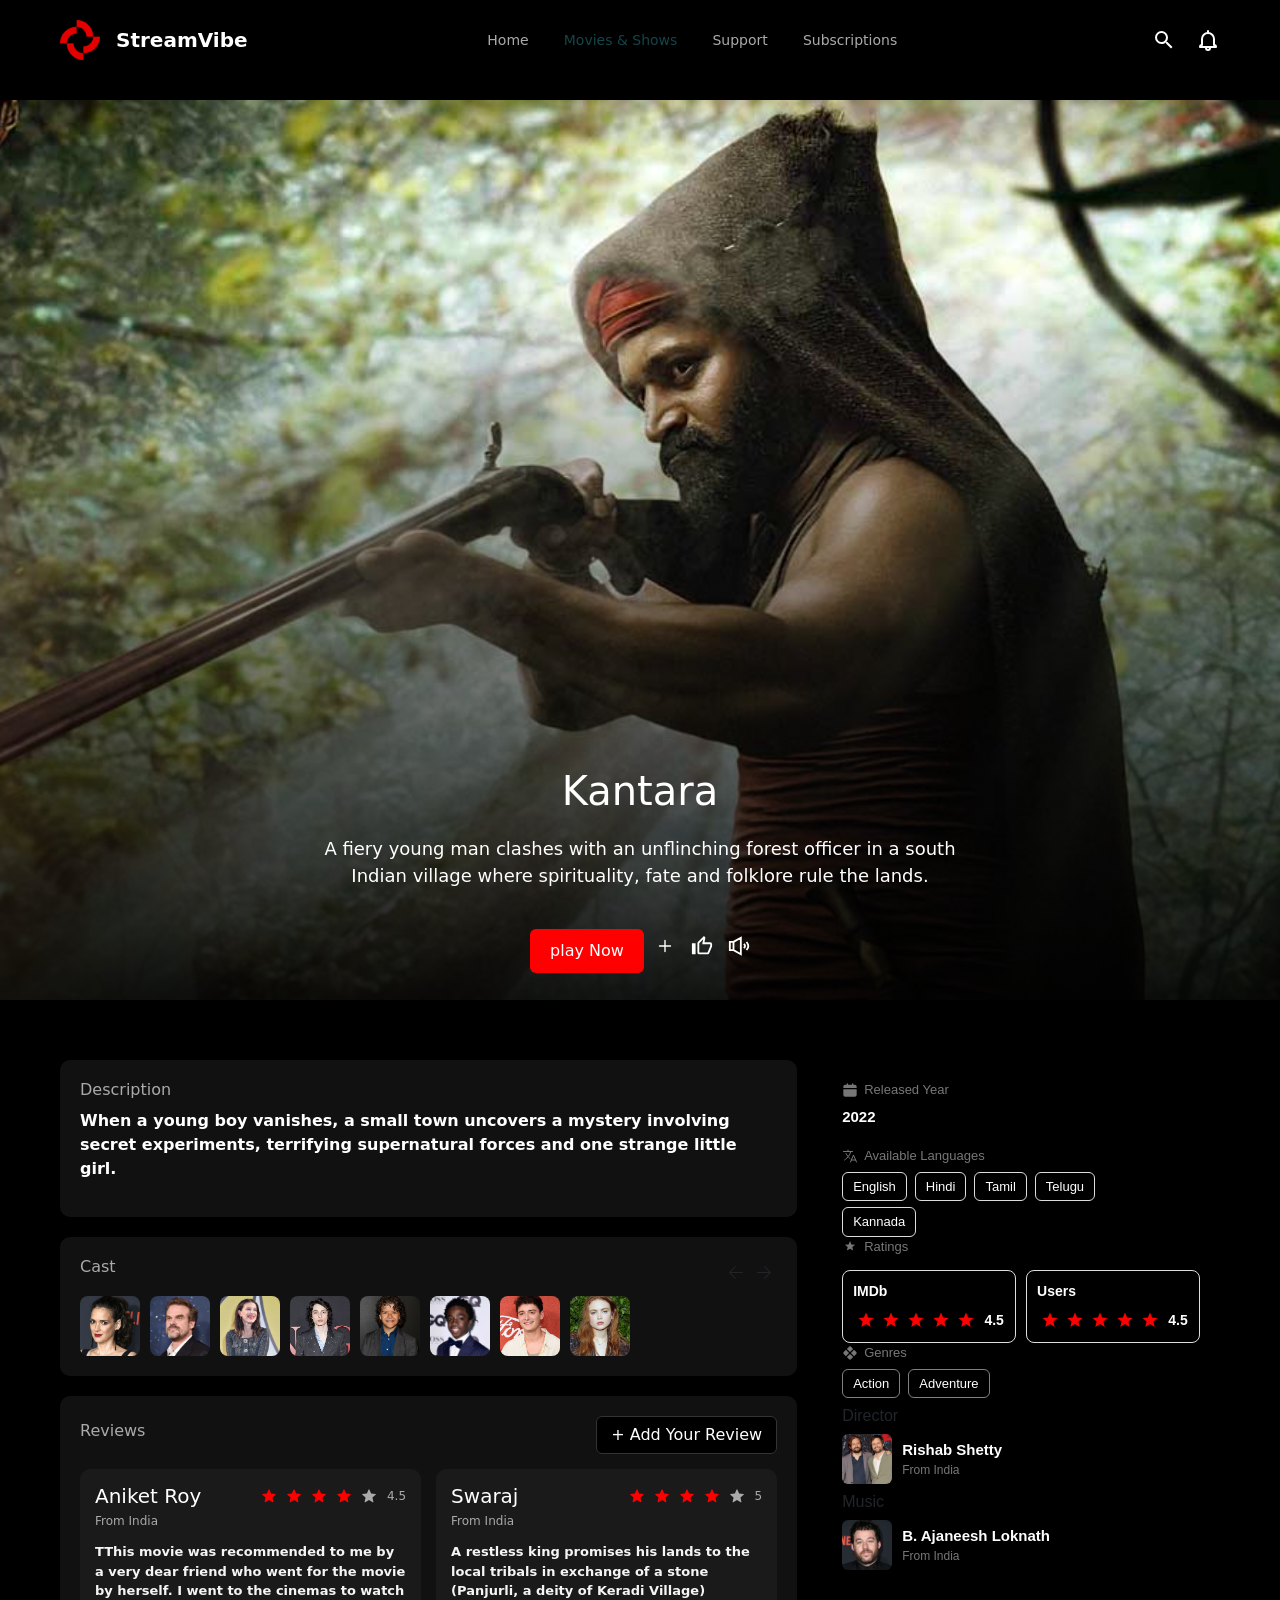
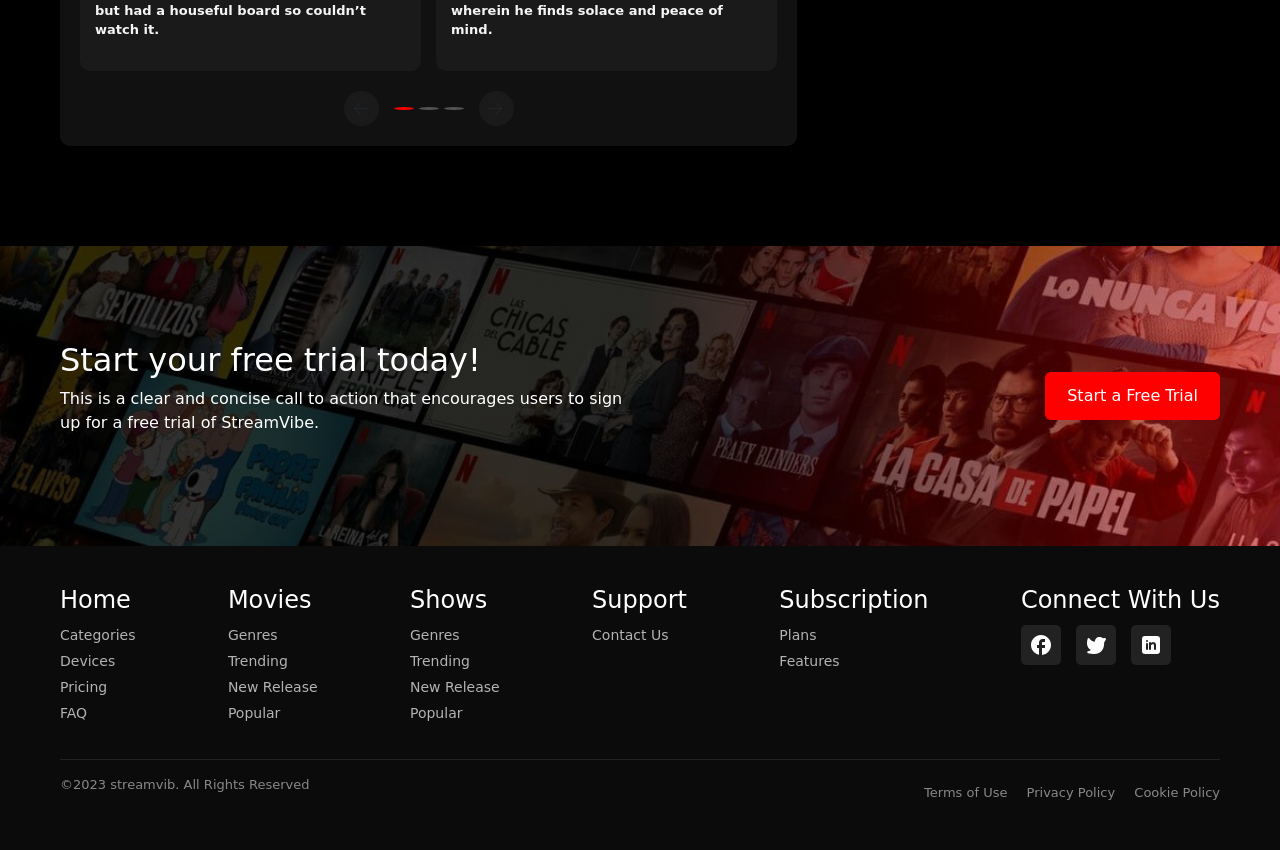
<file: Movies Open Page.Html>
<!DOCTYPE html>
<html lang="en">
<head>
    <meta charset="UTF-8">
    <meta name="viewport" content="width=device-width, initial-scale=1.0">
    <title>Movies Open Page</title>
    <link href="https://cdn.jsdelivr.net/npm/bootstrap@5.3.3/dist/css/bootstrap.min.css" rel="stylesheet">
    <link rel="stylesheet" href="./style3 .css">
</head>
<body>
     <header class="navbar">
  <div class="logo">
    <img src="./images/Vector.png "alt="logo">
    <span>StreamVibe</span>
</div>

  <nav class="nav-links">
    <a href="./index.html">Home</a>
    <a href="#" class="active">Movies & Shows</a>
    <a href="">Support</a>
    <a href="./Subscription Page .html">Subscriptions</a>
  </nav>


<div class="hamburger" onclick="toggleMenu()">
 <svg xmlns="http://www.w3.org/2000/svg" width="24" height="24" viewBox="0 0 24 24"><path fill="currentColor" d="M4 18q-.425 0-.712-.288T3 17t.288-.712T4 16h16q.425 0 .713.288T21 17t-.288.713T20 18zm0-5q-.425 0-.712-.288T3 12t.288-.712T4 11h16q.425 0 .713.288T21 12t-.288.713T20 13zm0-5q-.425 0-.712-.288T3 7t.288-.712T4 6h16q.425 0 .713.288T21 7t-.288.713T20 8z"/></svg>
</div>


  <div class="nav-icons">
    <svg xmlns="http://www.w3.org/2000/svg" width="24" height="24" viewBox="0 0 24 24"><path fill="currentColor" d="M15.5 14h-.79l-.28-.27A6.47 6.47 0 0 0 16 9.5A6.5 6.5 0 1 0 9.5 16c1.61 0 3.09-.59 4.23-1.57l.27.28v.79l5 4.99L20.49 19zm-6 0C7.01 14 5 11.99 5 9.5S7.01 5 9.5 5S14 7.01 14 9.5S11.99 14 9.5 14"/></svg>
    <svg xmlns="http://www.w3.org/2000/svg" width="24" height="24" viewBox="0 0 24 24"><g fill="none" stroke="currentColor" stroke-linecap="round" stroke-linejoin="round" stroke-width="2"><path stroke-dasharray="4" d="M12 3v2"><animate fill="freeze" attributeName="stroke-dashoffset" dur="0.2s" values="4;0"/></path><path stroke-dasharray="30" stroke-dashoffset="30" d="M12 5c-3.31 0 -6 2.69 -6 6l0 6c-1 0 -2 1 -2 2h8M12 5c3.31 0 6 2.69 6 6l0 6c1 0 2 1 2 2h-8"><animate fill="freeze" attributeName="stroke-dashoffset" begin="0.2s" dur="0.4s" to="0"/></path><path stroke-dasharray="10" stroke-dashoffset="10" d="M10 20c0 1.1 0.9 2 2 2c1.1 0 2 -0.9 2 -2"><animate fill="freeze" attributeName="stroke-dashoffset" begin="0.7s" dur="0.2s" to="0"/></path></g></svg>
  </div>
</header>



<section class="hero">
    <img src="./images/43662728917b18c3feee0a56dc548ceeb6d69f48.png" alt="hero">
    <div class="hero-text">
        <h1>Kantara</h1>
        <p>A fiery young man clashes with an unflinching forest officer in a south Indian village where spirituality, fate and folklore rule the lands. </p>

        <div class="actions">
            <button class="btn">play Now</button>
            <div class="icons">
                <svg xmlns="http://www.w3.org/2000/svg" width="24" height="24" viewBox="0 0 24 24"><path fill="none" stroke="currentColor" stroke-linecap="round" stroke-linejoin="round" stroke-width="1.5" d="M18 12h-6m0 0H6m6 0V6m0 6v6"/></svg>
                 <svg xmlns="http://www.w3.org/2000/svg" width="24" height="24" viewBox="0 0 24 24"><path fill="currentColor" d="M5 9v12H1V9zm4 12a2 2 0 0 1-2-2V9c0-.55.22-1.05.59-1.41L14.17 1l1.06 1.06c.27.27.44.64.44 1.05l-.03.32L14.69 8H21a2 2 0 0 1 2 2v2c0 .26-.05.5-.14.73l-3.02 7.05C19.54 20.5 18.83 21 18 21zm0-2h9.03L21 12v-2h-8.79l1.13-5.32L9 9.03z"/></svg>
                 <svg xmlns="http://www.w3.org/2000/svg" width="24" height="24" viewBox="0 0 24 24"><g fill="none"><path d="m14 21l-8-4.5v-9L14 3zM2 16.5v-9h3.999v9z"/><path stroke="currentColor" stroke-linecap="square" stroke-width="2" d="M5.999 16.5H2v-9h3.999m0 9L14 21V3L5.999 7.5m0 9v-9m11.991 6.006a2.5 2.5 0 0 0 .001-3.015m2.79 5.127a6 6 0 0 0 .003-7.235"/></g></svg>
                 </div>
                </div>
            </div>
</section>

<section class="sec-4">

  <div class="sec4-container">
    <div class="left">
      <div class="box">
        <h6>Description</h6>
        <p>
          When a young boy vanishes, a small town uncovers a mystery involving secret experiments, terrifying supernatural forces and one strange little girl.
        </p>
      </div>

      
      <div class="box">
        <div class="head">
          <h6>Cast</h6>
          <div class="arrows">
             <span><svg xmlns="http://www.w3.org/2000/svg" width="24" height="24" viewBox="0 0 24 24"><path fill="currentColor" d="M19 13H6.75L12 18.25l-.66.75l-6.5-6.5l6.5-6.5l.66.75L6.75 12H19z"/></svg></span>
            <span><svg xmlns="http://www.w3.org/2000/svg" width="24" height="24" viewBox="0 0 24 24"><path fill="currentColor" d="M4 12h12.25L11 6.75l.66-.75l6.5 6.5l-6.5 6.5l-.66-.75L16.25 13H4z"/></svg></span>
          </div>
        </div>

        <div class="cast">
          <img src="./images/a491a4a87d4f006c19d9f5b53f46b89bd75ddcf4.png">
          <img src="./images/58e06e62256f3769bf54a1a93081bbfabe3a41d4.png">
          <img src="./images/18e84dcca66ce03cd16b3b7599b1d2400863e74c.png">
          <img src="./images/c23c2abf669302dc5eeb1542d1c5c242d3f16964.png">
          <img src="./images/591c72fac6271a6bb1f6d2caea5e868ded092cc9.png">
          <img src="./images/42dcc6b6ad1b05d7293f544d1845ba70f89d66e7.png">
          <img src="./images/d1154f61ee665ca8665824f24673bc64c6eb1877.png">
          <img src="./images/7e300250e82e6b8e70b34bb30e2d9a96f9db4b0e.png">
        </div>
      </div>

      <div class="box">
        <div class="head">
          <h6>Reviews</h6>
          <button class="add-btn">+ Add Your Review</button>
        </div>


      <div class="reviews">

        <div class="review-card">
          <div class="top-row">
            <div>
              <h5>Aniket Roy</h5>
               <span>From India</span>
              </div>
               <div class="stars">
                <span class="star active"><svg xmlns="http://www.w3.org/2000/svg" width="24" height="24" viewBox="0 0 24 24"><path fill="currentColor" d="m12 16.102l-3.63 2.192q-.16.079-.297.064q-.136-.016-.265-.094q-.13-.08-.196-.226t-.012-.319l.966-4.11l-3.195-2.77q-.135-.11-.178-.263t.019-.293t.165-.23q.104-.087.28-.118l4.216-.368l1.644-3.892q.068-.165.196-.238T12 5.364t.288.073t.195.238l1.644 3.892l4.215.368q.177.03.281.119q.104.088.166.229q.061.14.018.293t-.178.263l-3.195 2.77l.966 4.11q.056.171-.011.318t-.197.226q-.128.08-.265.095q-.136.015-.296-.064z"/></svg></span>
                <span class="star active"><svg xmlns="http://www.w3.org/2000/svg" width="24" height="24" viewBox="0 0 24 24"><path fill="currentColor" d="m12 16.102l-3.63 2.192q-.16.079-.297.064q-.136-.016-.265-.094q-.13-.08-.196-.226t-.012-.319l.966-4.11l-3.195-2.77q-.135-.11-.178-.263t.019-.293t.165-.23q.104-.087.28-.118l4.216-.368l1.644-3.892q.068-.165.196-.238T12 5.364t.288.073t.195.238l1.644 3.892l4.215.368q.177.03.281.119q.104.088.166.229q.061.14.018.293t-.178.263l-3.195 2.77l.966 4.11q.056.171-.011.318t-.197.226q-.128.08-.265.095q-.136.015-.296-.064z"/></svg></span>
                <span class="star active"><svg xmlns="http://www.w3.org/2000/svg" width="24" height="24" viewBox="0 0 24 24"><path fill="currentColor" d="m12 16.102l-3.63 2.192q-.16.079-.297.064q-.136-.016-.265-.094q-.13-.08-.196-.226t-.012-.319l.966-4.11l-3.195-2.77q-.135-.11-.178-.263t.019-.293t.165-.23q.104-.087.28-.118l4.216-.368l1.644-3.892q.068-.165.196-.238T12 5.364t.288.073t.195.238l1.644 3.892l4.215.368q.177.03.281.119q.104.088.166.229q.061.14.018.293t-.178.263l-3.195 2.77l.966 4.11q.056.171-.011.318t-.197.226q-.128.08-.265.095q-.136.015-.296-.064z"/></svg></span>
                <span class="star active"><svg xmlns="http://www.w3.org/2000/svg" width="24" height="24" viewBox="0 0 24 24"><path fill="currentColor" d="m12 16.102l-3.63 2.192q-.16.079-.297.064q-.136-.016-.265-.094q-.13-.08-.196-.226t-.012-.319l.966-4.11l-3.195-2.77q-.135-.11-.178-.263t.019-.293t.165-.23q.104-.087.28-.118l4.216-.368l1.644-3.892q.068-.165.196-.238T12 5.364t.288.073t.195.238l1.644 3.892l4.215.368q.177.03.281.119q.104.088.166.229q.061.14.018.293t-.178.263l-3.195 2.77l.966 4.11q.056.171-.011.318t-.197.226q-.128.08-.265.095q-.136.015-.296-.064z"/></svg></span>
                <span class="star"><svg xmlns="http://www.w3.org/2000/svg" width="24" height="24" viewBox="0 0 24 24"><path fill="currentColor" d="m12 16.102l-3.63 2.192q-.16.079-.297.064q-.136-.016-.265-.094q-.13-.08-.196-.226t-.012-.319l.966-4.11l-3.195-2.77q-.135-.11-.178-.263t.019-.293t.165-.23q.104-.087.28-.118l4.216-.368l1.644-3.892q.068-.165.196-.238T12 5.364t.288.073t.195.238l1.644 3.892l4.215.368q.177.03.281.119q.104.088.166.229q.061.14.018.293t-.178.263l-3.195 2.77l.966 4.11q.056.171-.011.318t-.197.226q-.128.08-.265.095q-.136.015-.296-.064z"/></svg></span>
                <span class="rate">4.5</span>
               </div>
              </div>
               <p>TThis movie was recommended to me by a very dear friend who went for the movie by herself. I went to the cinemas to watch but had a houseful board so couldn’t watch it.</p>
              </div>
              
              <div class="review-card">
                <div class="top-row"><div>
                   <h5>Swaraj</h5>
                   <span>From India</span>
                  </div>
                  <div class="stars">
                    <span class="star active"><svg xmlns="http://www.w3.org/2000/svg" width="24" height="24" viewBox="0 0 24 24"><path fill="currentColor" d="m12 16.102l-3.63 2.192q-.16.079-.297.064q-.136-.016-.265-.094q-.13-.08-.196-.226t-.012-.319l.966-4.11l-3.195-2.77q-.135-.11-.178-.263t.019-.293t.165-.23q.104-.087.28-.118l4.216-.368l1.644-3.892q.068-.165.196-.238T12 5.364t.288.073t.195.238l1.644 3.892l4.215.368q.177.03.281.119q.104.088.166.229q.061.14.018.293t-.178.263l-3.195 2.77l.966 4.11q.056.171-.011.318t-.197.226q-.128.08-.265.095q-.136.015-.296-.064z"/></svg></span>
                <span class="star active"><svg xmlns="http://www.w3.org/2000/svg" width="24" height="24" viewBox="0 0 24 24"><path fill="currentColor" d="m12 16.102l-3.63 2.192q-.16.079-.297.064q-.136-.016-.265-.094q-.13-.08-.196-.226t-.012-.319l.966-4.11l-3.195-2.77q-.135-.11-.178-.263t.019-.293t.165-.23q.104-.087.28-.118l4.216-.368l1.644-3.892q.068-.165.196-.238T12 5.364t.288.073t.195.238l1.644 3.892l4.215.368q.177.03.281.119q.104.088.166.229q.061.14.018.293t-.178.263l-3.195 2.77l.966 4.11q.056.171-.011.318t-.197.226q-.128.08-.265.095q-.136.015-.296-.064z"/></svg></span>
                <span class="star active"><svg xmlns="http://www.w3.org/2000/svg" width="24" height="24" viewBox="0 0 24 24"><path fill="currentColor" d="m12 16.102l-3.63 2.192q-.16.079-.297.064q-.136-.016-.265-.094q-.13-.08-.196-.226t-.012-.319l.966-4.11l-3.195-2.77q-.135-.11-.178-.263t.019-.293t.165-.23q.104-.087.28-.118l4.216-.368l1.644-3.892q.068-.165.196-.238T12 5.364t.288.073t.195.238l1.644 3.892l4.215.368q.177.03.281.119q.104.088.166.229q.061.14.018.293t-.178.263l-3.195 2.77l.966 4.11q.056.171-.011.318t-.197.226q-.128.08-.265.095q-.136.015-.296-.064z"/></svg></span>
                <span class="star active"><svg xmlns="http://www.w3.org/2000/svg" width="24" height="24" viewBox="0 0 24 24"><path fill="currentColor" d="m12 16.102l-3.63 2.192q-.16.079-.297.064q-.136-.016-.265-.094q-.13-.08-.196-.226t-.012-.319l.966-4.11l-3.195-2.77q-.135-.11-.178-.263t.019-.293t.165-.23q.104-.087.28-.118l4.216-.368l1.644-3.892q.068-.165.196-.238T12 5.364t.288.073t.195.238l1.644 3.892l4.215.368q.177.03.281.119q.104.088.166.229q.061.14.018.293t-.178.263l-3.195 2.77l.966 4.11q.056.171-.011.318t-.197.226q-.128.08-.265.095q-.136.015-.296-.064z"/></svg></span>
                <span class="star"><svg xmlns="http://www.w3.org/2000/svg" width="24" height="24" viewBox="0 0 24 24"><path fill="currentColor" d="m12 16.102l-3.63 2.192q-.16.079-.297.064q-.136-.016-.265-.094q-.13-.08-.196-.226t-.012-.319l.966-4.11l-3.195-2.77q-.135-.11-.178-.263t.019-.293t.165-.23q.104-.087.28-.118l4.216-.368l1.644-3.892q.068-.165.196-.238T12 5.364t.288.073t.195.238l1.644 3.892l4.215.368q.177.03.281.119q.104.088.166.229q.061.14.018.293t-.178.263l-3.195 2.77l.966 4.11q.056.171-.011.318t-.197.226q-.128.08-.265.095q-.136.015-.296-.064z"/></svg></span>
                <span class="rate">5</span>
                  </div>
                </div>
                <p>A restless king promises his lands to the local tribals in exchange of a stone (Panjurli, a deity of Keradi Village) wherein he finds solace and peace of mind.</p>
              </div>
             </div>


        <div class="bottom-nav">
          <span><svg xmlns="http://www.w3.org/2000/svg" width="24" height="24" viewBox="0 0 24 24"><path fill="currentColor" d="M19 13H6.75L12 18.25l-.66.75l-6.5-6.5l6.5-6.5l.66.75L6.75 12H19z"/></svg></span>

          <div class="lines">
            <span class="active"></span>
            <span></span>
            <span></span>
          </div>

          <span><svg xmlns="http://www.w3.org/2000/svg" width="24" height="24" viewBox="0 0 24 24"><path fill="currentColor" d="M4 12h12.25L11 6.75l.66-.75l6.5 6.5l-6.5 6.5l-.66-.75L16.25 13H4z"/></svg></span>
        </div>

      </div>

    </div>


    <div class="right">

  <div class="info">

    <div class="item">
      <div class="label">
        <svg xmlns="http://www.w3.org/2000/svg" width="16" height="16" viewBox="0 0 24 24"><path fill="currentColor" d="M2 19c0 1.7 1.3 3 3 3h14c1.7 0 3-1.3 3-3v-8H2zM19 4h-2V3c0-.6-.4-1-1-1s-1 .4-1 1v1H9V3c0-.6-.4-1-1-1s-1 .4-1 1v1H5C3.3 4 2 5.3 2 7v2h20V7c0-1.7-1.3-3-3-3"/></svg> Released Year
      </div>
      <div class="value">2022</div>
    </div>

  <div class="item">
  <div class="label">
    <svg xmlns="http://www.w3.org/2000/svg" width="16" height="16" viewBox="0 0 512 512"><path fill="none" stroke="currentColor" stroke-linecap="round" stroke-linejoin="round" stroke-width="32" d="M48 112h288M192 64v48m80 336l96-224l96 224m-162.5-64h133M281.3 112S257 206 199 277S80 384 80 384"/><path fill="none" stroke="currentColor" stroke-linecap="round" stroke-linejoin="round" stroke-width="32" d="M256 336s-35-27-72-75s-56-85-56-85"/></svg> Available Languages</div>

  <div class="value langs">

   
      <span class="lang">English</span>
      <span class="lang">Hindi</span>
      <span class="lang">Tamil</span>
      <span class="lang">Telugu</span>
    </div>

    
    <div class="under">
      <span class="lang">Kannada</span>
    </div>

  </div>
</div>

<div class="item">

  <div class="label">
    <svg xmlns="http://www.w3.org/2000/svg" width="16" height="16" viewBox="0 0 24 24"><path fill="currentColor" d="m7.325 18.923l1.24-5.313l-4.123-3.572l5.431-.47L12 4.557l2.127 5.01l5.43.47l-4.123 3.572l1.241 5.313L12 16.102z"/></svg> Ratings
  </div>

  <div class="ratings">

    <div class="rate-box">
      <div class="rate-title">IMDb</div>

      <div class="rate-bottom">
        <div class="stars">
          <svg xmlns="http://www.w3.org/2000/svg" width="24" height="24" viewBox="0 0 24 24"><path fill="currentColor" d="m7.325 18.923l1.24-5.313l-4.123-3.572l5.431-.47L12 4.557l2.127 5.01l5.43.47l-4.123 3.572l1.241 5.313L12 16.102z"/></svg>
          <svg xmlns="http://www.w3.org/2000/svg" width="24" height="24" viewBox="0 0 24 24"><path fill="currentColor" d="m7.325 18.923l1.24-5.313l-4.123-3.572l5.431-.47L12 4.557l2.127 5.01l5.43.47l-4.123 3.572l1.241 5.313L12 16.102z"/></svg>
          <svg xmlns="http://www.w3.org/2000/svg" width="24" height="24" viewBox="0 0 24 24"><path fill="currentColor" d="m7.325 18.923l1.24-5.313l-4.123-3.572l5.431-.47L12 4.557l2.127 5.01l5.43.47l-4.123 3.572l1.241 5.313L12 16.102z"/></svg>
          <svg xmlns="http://www.w3.org/2000/svg" width="24" height="24" viewBox="0 0 24 24"><path fill="currentColor" d="m7.325 18.923l1.24-5.313l-4.123-3.572l5.431-.47L12 4.557l2.127 5.01l5.43.47l-4.123 3.572l1.241 5.313L12 16.102z"/></svg>
          <svg xmlns="http://www.w3.org/2000/svg" width="24" height="24" viewBox="0 0 24 24"><path fill="currentColor" d="m7.325 18.923l1.24-5.313l-4.123-3.572l5.431-.47L12 4.557l2.127 5.01l5.43.47l-4.123 3.572l1.241 5.313L12 16.102z"/></svg>
        </div>
        <div class="rate-num">4.5</div>
      </div>
    </div>

    <div class="rate-box">
      <div class="rate-title">Users</div>

      <div class="rate-bottom">
        <div class="stars">
          <svg xmlns="http://www.w3.org/2000/svg" width="24" height="24" viewBox="0 0 24 24"><path fill="currentColor" d="m7.325 18.923l1.24-5.313l-4.123-3.572l5.431-.47L12 4.557l2.127 5.01l5.43.47l-4.123 3.572l1.241 5.313L12 16.102z"/></svg>
          <svg xmlns="http://www.w3.org/2000/svg" width="24" height="24" viewBox="0 0 24 24"><path fill="currentColor" d="m7.325 18.923l1.24-5.313l-4.123-3.572l5.431-.47L12 4.557l2.127 5.01l5.43.47l-4.123 3.572l1.241 5.313L12 16.102z"/></svg>
          <svg xmlns="http://www.w3.org/2000/svg" width="24" height="24" viewBox="0 0 24 24"><path fill="currentColor" d="m7.325 18.923l1.24-5.313l-4.123-3.572l5.431-.47L12 4.557l2.127 5.01l5.43.47l-4.123 3.572l1.241 5.313L12 16.102z"/></svg>
          <svg xmlns="http://www.w3.org/2000/svg" width="24" height="24" viewBox="0 0 24 24"><path fill="currentColor" d="m7.325 18.923l1.24-5.313l-4.123-3.572l5.431-.47L12 4.557l2.127 5.01l5.43.47l-4.123 3.572l1.241 5.313L12 16.102z"/></svg>
          <svg xmlns="http://www.w3.org/2000/svg" width="24" height="24" viewBox="0 0 24 24"><path fill="currentColor" d="m7.325 18.923l1.24-5.313l-4.123-3.572l5.431-.47L12 4.557l2.127 5.01l5.43.47l-4.123 3.572l1.241 5.313L12 16.102z"/></svg>
        </div>
        <div class="rate-num">4.5</div>
      </div>
    </div>

  </div>

</div>

   
    <div class="item">
      <div class="label">
        <svg xmlns="http://www.w3.org/2000/svg" width="16" height="16" viewBox="0 0 24 24"><path fill="currentColor" d="M12 2c-.5 0-1 .19-1.41.59l-3.3 3.29l4.71 4.7l4.71-4.7l-3.3-3.29C13 2.19 12.5 2 12 2M5.88 7.29l-3.29 3.3c-.79.78-.79 2.04 0 2.82l3.29 3.3l4.7-4.71zm12.24 0L13.42 12l4.7 4.71l3.29-3.3c.79-.78.79-2.04 0-2.82zM12 13.42l-4.71 4.7l3.3 3.29c.78.79 2.04.79 2.82 0l3.3-3.29z"/></svg> Genres
      </div>

  <div class="value genres">

  <span class="genre">Action</span>
  <span class="genre">Adventure</span>

</div>

    <div class="item extra">
      <div class="extra-title">Director</div>

      <div class="extra-content">
        <img src="./images/0d90d1e84b977dde59d0631844a30b4b09a38e3d.png" alt="">
        <div>
          <div class="main-text">Rishab Shetty</div>
          <div class="sub-text">From India</div>
        </div>
      </div>
    </div>

   
    <div class="item extra">
      <div class="extra-title">Music</div>

      <div class="extra-content">
        <img src="./images/e26c5ce7cc607ac405da2b9916924406a1f2ebfe.png" alt="">
        <div>
          <div class="main-text">B. Ajaneesh Loknath</div>
          <div class="sub-text">From India</div>
        </div>
      </div>
    </div>

  </div>

</div>

  </div>

</section>






<section class="trial">
  <img src="./images/photo_2026-04-14_12-48-38.jpg" alt="">

  <div class="overlay">
    <div class="trial-content">
      <h2>Start your free trial today!</h2>
      <p>This is a clear and concise call to action that encourages users to sign up for a free trial of StreamVibe.</p>
    </div>

    <button class="trial-btn">Start a Free Trial</button>
  </div>
</section>

<footer class="footer">

  <div class="footer-container">

    <div class="column">
      <h4>Home</h4>
      <a href="#">Categories</a>
      <a href="#">Devices</a>
      <a href="#">Pricing</a>
      <a href="#">FAQ</a>
    </div>

    <div class="column">
      <h4>Movies</h4>
      <a href="#">Genres</a>
      <a href="#">Trending</a>
      <a href="#">New Release</a>
      <a href="#">Popular</a>
    </div>

    <div class="column">
      <h4>Shows</h4>
      <a href="#">Genres</a>
      <a href="#">Trending</a>
      <a href="#">New Release</a>
      <a href="#">Popular</a>
    </div>

    <div class="column">
      <h4>Support</h4>
      <a href="#">Contact Us</a>
    </div>

    <div class="column">
      <h4>Subscription</h4>
      <a href="#">Plans</a>
      <a href="#">Features</a>
    </div>

    <div class="column">
      <h4>Connect With Us</h4>
      <div class="socials">
        <span><svg xmlns="http://www.w3.org/2000/svg" width="24" height="24" viewBox="0 0 24 24"><path fill="currentColor" d="M22 12c0-5.52-4.48-10-10-10S2 6.48 2 12c0 4.84 3.44 8.87 8 9.8V15H8v-3h2V9.5C10 7.57 11.57 6 13.5 6H16v3h-2c-.55 0-1 .45-1 1v2h3v3h-3v6.95c5.05-.5 9-4.76 9-9.95"/></svg></span>
        <span><svg xmlns="http://www.w3.org/2000/svg" width="24" height="24" viewBox="0 0 24 24"><g fill="none"><path d="m12.593 23.258l-.011.002l-.071.035l-.02.004l-.014-.004l-.071-.035q-.016-.005-.024.005l-.004.01l-.017.428l.005.02l.01.013l.104.074l.015.004l.012-.004l.104-.074l.012-.016l.004-.017l-.017-.427q-.004-.016-.017-.018m.265-.113l-.013.002l-.185.093l-.01.01l-.003.011l.018.43l.005.012l.008.007l.201.093q.019.005.029-.008l.004-.014l-.034-.614q-.005-.018-.02-.022m-.715.002a.02.02 0 0 0-.027.006l-.006.014l-.034.614q.001.018.017.024l.015-.002l.201-.093l.01-.008l.004-.011l.017-.43l-.003-.012l-.01-.01z"/><path fill="currentColor" d="M4.594 4.984a1 1 0 0 1 .941.429C7.011 7.572 8.783 8.47 10.75 8.674c.096-.841.323-1.672.75-2.404c.626-1.074 1.644-1.864 3.098-2.156c2.01-.404 3.54.324 4.427 1.215l1.792-.335a1 1 0 0 1 1.053 1.478l-1.72 3.022c.157 4.361-1.055 7.405-3.639 9.502c-1.37 1.112-3.332 1.743-5.485 1.938c-2.17.196-4.623-.041-7.061-.753a1 1 0 0 1 .007-1.922c1.226-.349 2.16-.65 3.003-1.177c-1.199-.636-2.082-1.468-2.707-2.416c-.868-1.318-1.19-2.788-1.254-4.113S3.141 8 3.343 7.115c.115-.505.249-1.011.434-1.495a1 1 0 0 1 .818-.636Z"/></g></svg></span>
        <span><svg xmlns="http://www.w3.org/2000/svg" width="24" height="24" viewBox="0 0 24 24"><g fill="none" fill-rule="evenodd"><path d="m12.593 23.258l-.011.002l-.071.035l-.02.004l-.014-.004l-.071-.035q-.016-.005-.024.005l-.004.01l-.017.428l.005.02l.01.013l.104.074l.015.004l.012-.004l.104-.074l.012-.016l.004-.017l-.017-.427q-.004-.016-.017-.018m.265-.113l-.013.002l-.185.093l-.01.01l-.003.011l.018.43l.005.012l.008.007l.201.093q.019.005.029-.008l.004-.014l-.034-.614q-.005-.018-.02-.022m-.715.002a.02.02 0 0 0-.027.006l-.006.014l-.034.614q.001.018.017.024l.015-.002l.201-.093l.01-.008l.004-.011l.017-.43l-.003-.012l-.01-.01z"/><path fill="currentColor" d="M18 3a3 3 0 0 1 3 3v12a3 3 0 0 1-3 3H6a3 3 0 0 1-3-3V6a3 3 0 0 1 3-3zM8 10a1 1 0 0 0-1 1v5a1 1 0 1 0 2 0v-5a1 1 0 0 0-1-1m3-1a1 1 0 0 0-1 1v6a1 1 0 1 0 2 0v-3.66c.305-.344.82-.748 1.393-.993c.333-.142.834-.2 1.182-.09a.55.55 0 0 1 .293.188c.052.07.132.226.132.555v4a1 1 0 0 0 2 0v-4c0-.67-.17-1.266-.524-1.744a2.54 2.54 0 0 0-1.301-.907c-.902-.283-1.901-.126-2.568.16a6 6 0 0 0-.623.312A1 1 0 0 0 11 9M8 7a1 1 0 1 0 0 2a1 1 0 0 0 0-2"/></g></svg></span>
      </div>
    </div>

  </div>

  <div class="footer-bottom">
    <p>©2023 streamvib. All Rights Reserved</p>

    <div class="links">
      <a href="#">Terms of Use</a>
      <a href="#">Privacy Policy</a>
      <a href="#">Cookie Policy</a>
    </div>
  </div>

</footer>
</body>
</html>
</file>
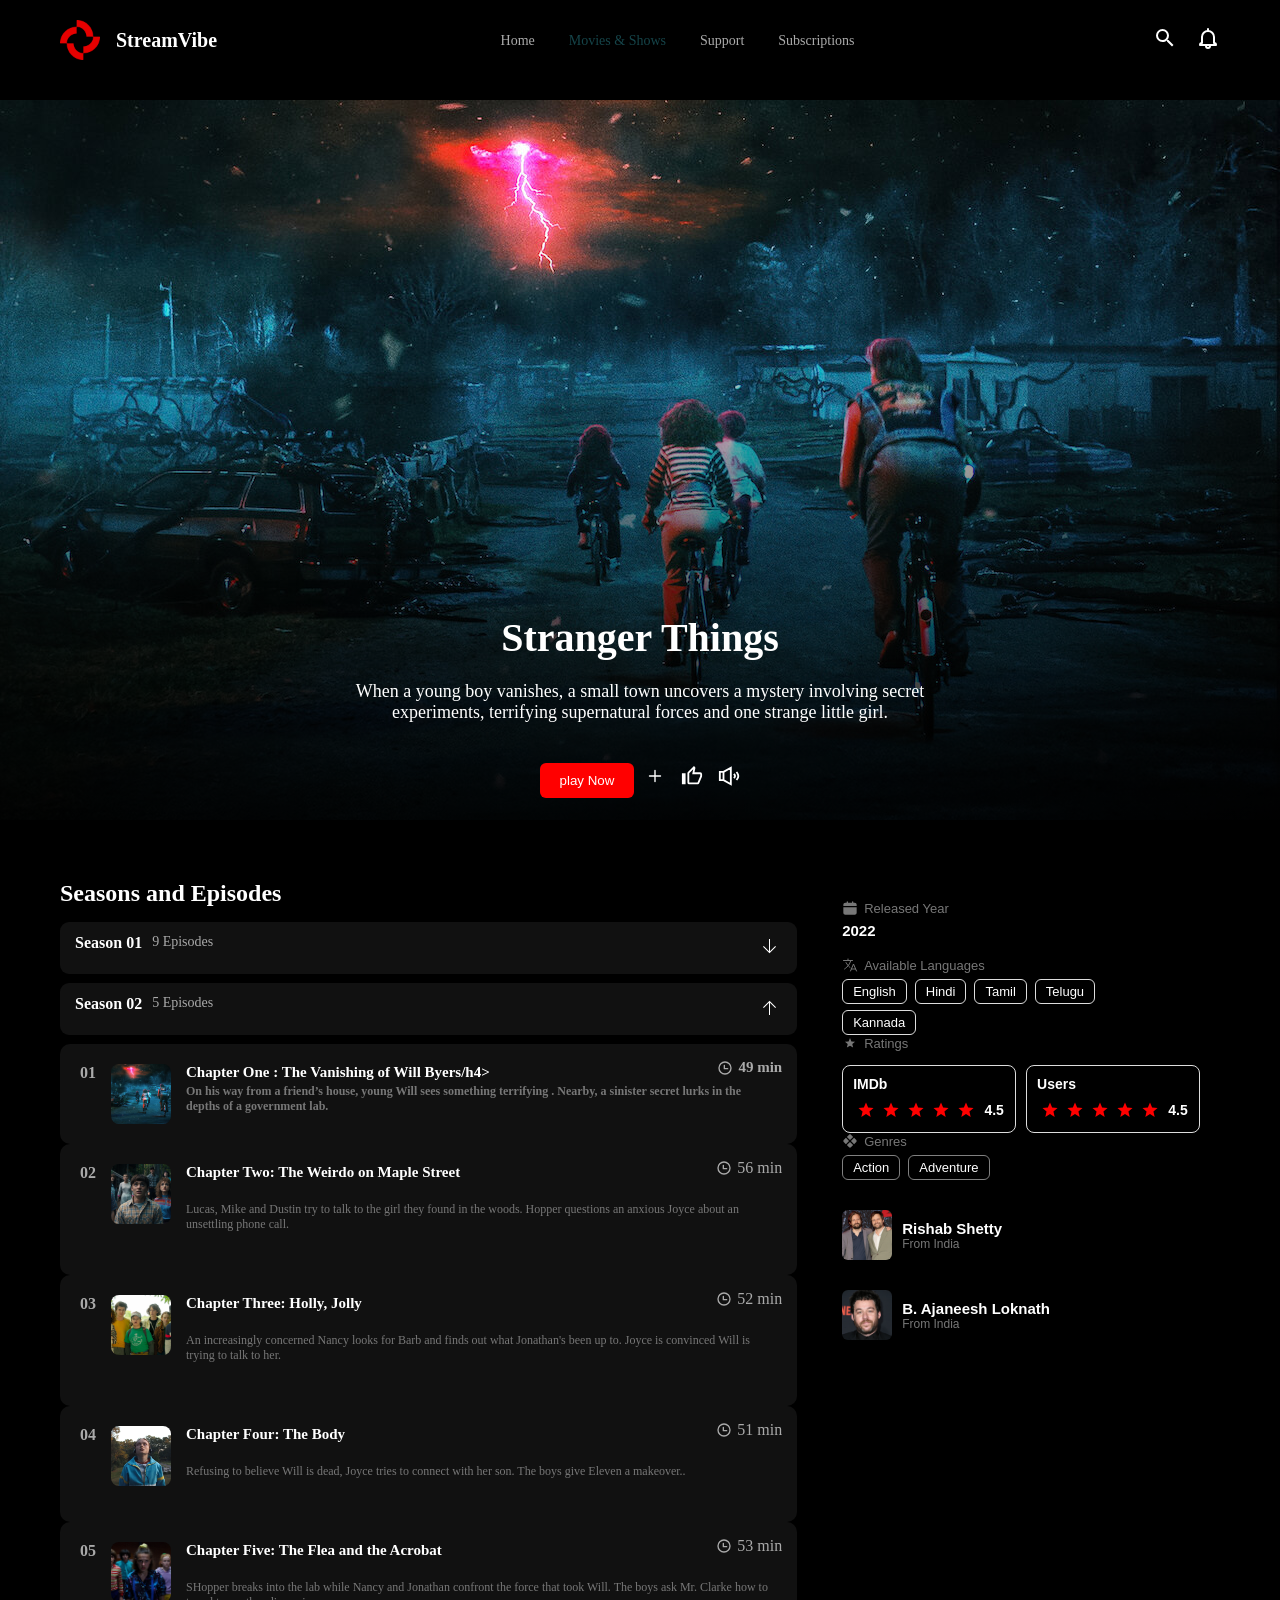
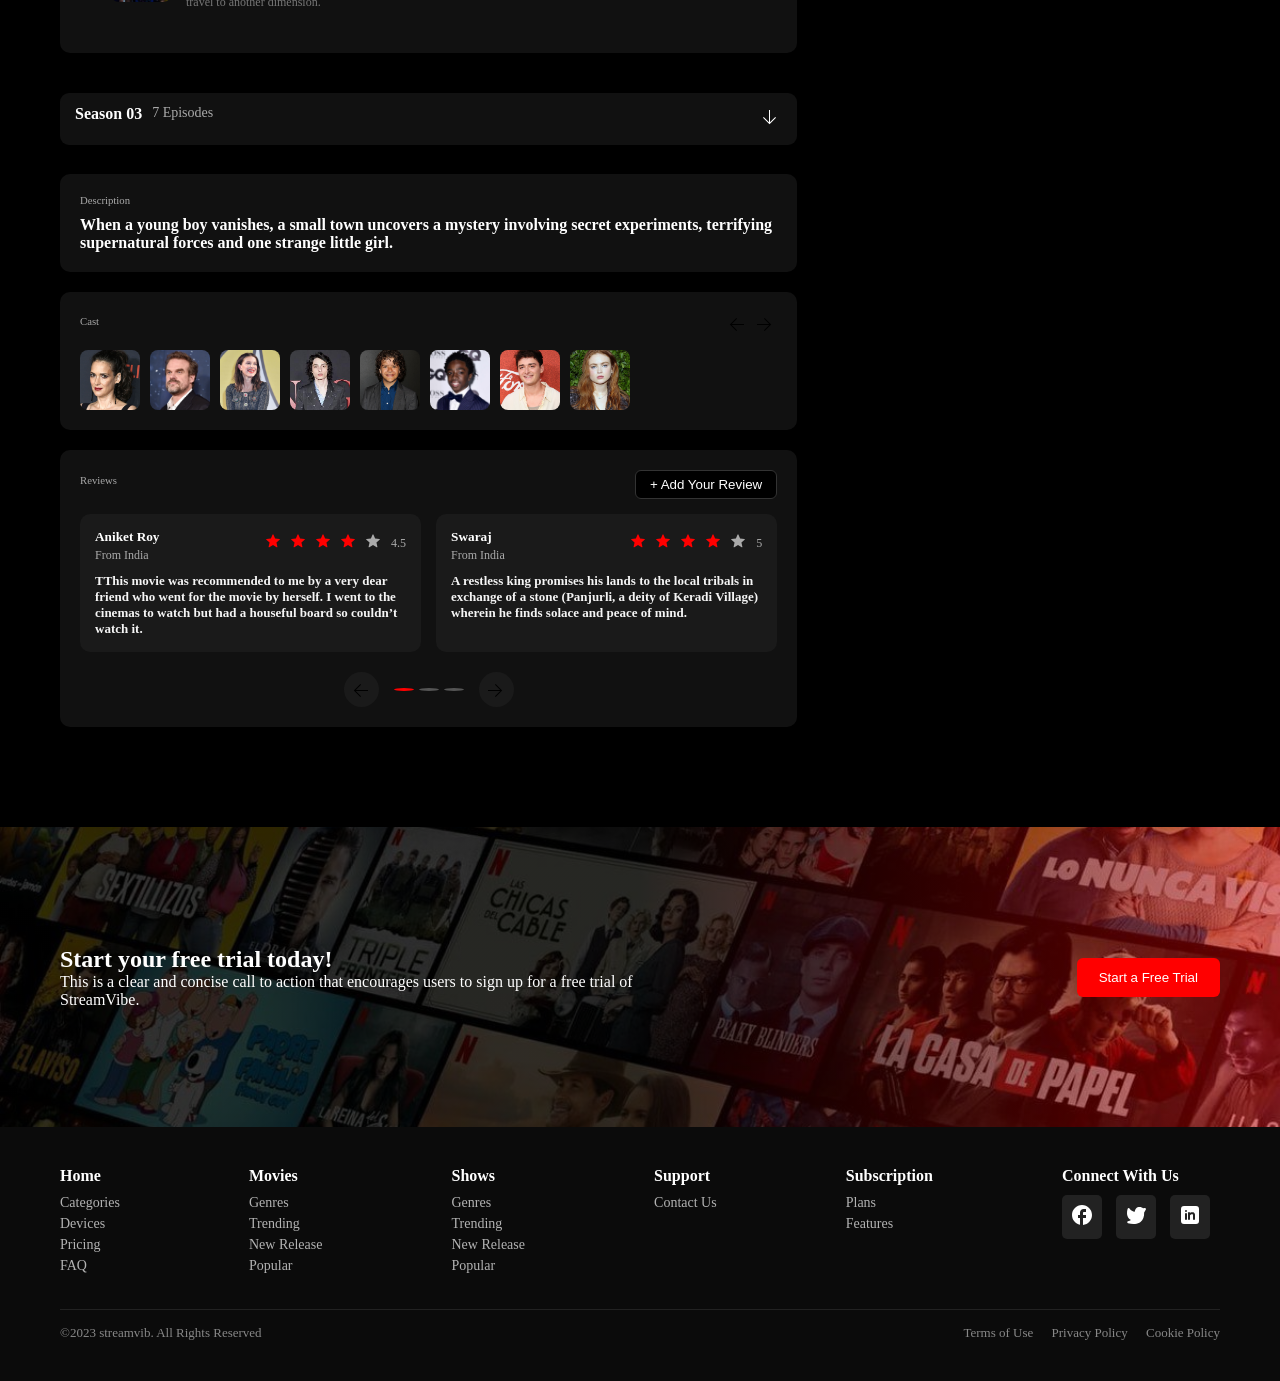
<file: Shows Open Page .html>
<!DOCTYPE html>
<html lang="en">
<head>
    <meta charset="UTF-8">
    <meta name="viewport" content="width=device-width, initial-scale=1.0">
    <title>Shows Open Page</title>
    <link rel="stylesheet" href="./style4 .css">
</head>
<body>
     <header class="navbar">
  <div class="logo">
    <img src="./images/Vector.png "alt="logo">
    <span>StreamVibe</span>
</div>

  <nav class="nav-links">
    <a href="./index.html">Home</a>
    <a href="#" class="active">Movies & Shows</a>
    <a href="">Support</a>
    <a href="./Subscription Page .html">Subscriptions</a>
  </nav>


    <div class="hamburger" onclick="toggleMenu()">
 <svg xmlns="http://www.w3.org/2000/svg" width="24" height="24" viewBox="0 0 24 24"><path fill="currentColor" d="M4 18q-.425 0-.712-.288T3 17t.288-.712T4 16h16q.425 0 .713.288T21 17t-.288.713T20 18zm0-5q-.425 0-.712-.288T3 12t.288-.712T4 11h16q.425 0 .713.288T21 12t-.288.713T20 13zm0-5q-.425 0-.712-.288T3 7t.288-.712T4 6h16q.425 0 .713.288T21 7t-.288.713T20 8z"/></svg>
</div>


  <div class="nav-icons">
    <svg xmlns="http://www.w3.org/2000/svg" width="24" height="24" viewBox="0 0 24 24"><path fill="currentColor" d="M15.5 14h-.79l-.28-.27A6.47 6.47 0 0 0 16 9.5A6.5 6.5 0 1 0 9.5 16c1.61 0 3.09-.59 4.23-1.57l.27.28v.79l5 4.99L20.49 19zm-6 0C7.01 14 5 11.99 5 9.5S7.01 5 9.5 5S14 7.01 14 9.5S11.99 14 9.5 14"/></svg>
    <svg xmlns="http://www.w3.org/2000/svg" width="24" height="24" viewBox="0 0 24 24"><g fill="none" stroke="currentColor" stroke-linecap="round" stroke-linejoin="round" stroke-width="2"><path stroke-dasharray="4" d="M12 3v2"><animate fill="freeze" attributeName="stroke-dashoffset" dur="0.2s" values="4;0"/></path><path stroke-dasharray="30" stroke-dashoffset="30" d="M12 5c-3.31 0 -6 2.69 -6 6l0 6c-1 0 -2 1 -2 2h8M12 5c3.31 0 6 2.69 6 6l0 6c1 0 2 1 2 2h-8"><animate fill="freeze" attributeName="stroke-dashoffset" begin="0.2s" dur="0.4s" to="0"/></path><path stroke-dasharray="10" stroke-dashoffset="10" d="M10 20c0 1.1 0.9 2 2 2c1.1 0 2 -0.9 2 -2"><animate fill="freeze" attributeName="stroke-dashoffset" begin="0.7s" dur="0.2s" to="0"/></path></g></svg>
  </div>
</header>



<section class="hero">
    <img src="./images/bbf004c01bb9f0f9dc2616088f1d1a153008cb7e.png" alt="hero">
    <div class="hero-text">
        <h1>Stranger Things</h1>
        <p>When a young boy vanishes, a small town uncovers a mystery involving secret experiments, terrifying supernatural forces and one strange little girl. </p>

        <div class="actions">
            <button class="btn">play Now</button>
            <div class="icons">
                <svg xmlns="http://www.w3.org/2000/svg" width="24" height="24" viewBox="0 0 24 24"><path fill="none" stroke="currentColor" stroke-linecap="round" stroke-linejoin="round" stroke-width="1.5" d="M18 12h-6m0 0H6m6 0V6m0 6v6"/></svg>
                 <svg xmlns="http://www.w3.org/2000/svg" width="24" height="24" viewBox="0 0 24 24"><path fill="currentColor" d="M5 9v12H1V9zm4 12a2 2 0 0 1-2-2V9c0-.55.22-1.05.59-1.41L14.17 1l1.06 1.06c.27.27.44.64.44 1.05l-.03.32L14.69 8H21a2 2 0 0 1 2 2v2c0 .26-.05.5-.14.73l-3.02 7.05C19.54 20.5 18.83 21 18 21zm0-2h9.03L21 12v-2h-8.79l1.13-5.32L9 9.03z"/></svg>
                 <svg xmlns="http://www.w3.org/2000/svg" width="24" height="24" viewBox="0 0 24 24"><g fill="none"><path d="m14 21l-8-4.5v-9L14 3zM2 16.5v-9h3.999v9z"/><path stroke="currentColor" stroke-linecap="square" stroke-width="2" d="M5.999 16.5H2v-9h3.999m0 9L14 21V3L5.999 7.5m0 9v-9m11.991 6.006a2.5 2.5 0 0 0 .001-3.015m2.79 5.127a6 6 0 0 0 .003-7.235"/></g></svg>
                 </div>
                </div>
            </div>
</section>






<section class="sec-4">

  <div class="sec4-container">
    <div class="left">


<div class="updates-top">
  <h2>Seasons and Episodes</h2>

  <div class="season-card">
    <div class="season-text">
      <span class="bold">Season 01</span>
      <span class="light">9 Episodes</span>
    </div>

    <div class="arrow">
      <svg xmlns="http://www.w3.org/2000/svg" width="24" height="24" viewBox="0 0 24 24"><path fill="currentColor" d="M12 5v12.25L17.25 12l.75.66l-6.5 6.5l-6.5-6.5l.75-.66L11 17.25V5z"/></svg>
    </div>
  </div>

  

<div class="update-list">


  <div class="season-card">
    <div class="season-text">
      <span class="bold">Season 02</span>
      <span class="light">5 Episodes</span>
    </div>

    <div class="arrow">
      <svg xmlns="http://www.w3.org/2000/svg" width="24" height="24" viewBox="0 0 24 24"><path fill="currentColor" d="M11 20V7.75L5.75 13L5 12.34l6.5-6.5l6.5 6.5l-.75.66L12 7.75V20z"/></svg>
    </div>
  </div>
</div>

  <div class="update-card">
    <div class="num">01</div>

    <img src="./images/bbf004c01bb9f0f9dc2616088f1d1a153008cb7e.png" alt="">

    <div class="info">
      <h4>Chapter One : The Vanishing of Will Byers/h4>
      <p>On his way from a friend’s house, young Will sees something terrifying . Nearby, a sinister secret lurks in the depths of a government lab.</p>

      <div class="meta">
        <div class="time">
          <svg xmlns="http://www.w3.org/2000/svg" width="16" height="16" viewBox="0 0 24 24"><g fill="none" stroke="currentColor" stroke-linecap="round" stroke-linejoin="round" stroke-width="2"><circle cx="12" cy="12" r="9"/><path d="M11 8v5h5"/></g></svg> <span>49 min</span>
        </div>
      </div>
    </div>

  </div>

  <div class="update-card">
    <div class="num">02</div>

    <img src="./images/93be9b5359caded3b300131c22ca2a7bfddd584f.png" alt="">

    <div class="info">
      <h4>Chapter Two: The Weirdo on Maple Street</h4>
      <p>Lucas, Mike and Dustin try to talk to the girl they found in the woods. Hopper questions an anxious Joyce about an unsettling phone call.</p>

      <div class="meta">
        <div class="time">
          <svg xmlns="http://www.w3.org/2000/svg" width="16" height="16" viewBox="0 0 24 24"><g fill="none" stroke="currentColor" stroke-linecap="round" stroke-linejoin="round" stroke-width="2"><circle cx="12" cy="12" r="9"/><path d="M11 8v5h5"/></g></svg> <span>56 min</span>
        </div>
      </div>
    </div>

    
  </div>

  <div class="update-card">
    <div class="num">03</div>

    <img src="./images/4d3358dc27aa0ebab579f94dfa3c9cb02dcaa90e.png" alt="">

    <div class="info">
      <h4>Chapter Three: Holly, Jolly</h4>
      <p>An increasingly concerned Nancy looks for Barb and finds out what Jonathan's been up to. Joyce is convinced Will is trying to talk to her.</p>

      <div class="meta">
        <div class="time">
          <svg xmlns="http://www.w3.org/2000/svg" width="16" height="16" viewBox="0 0 24 24"><g fill="none" stroke="currentColor" stroke-linecap="round" stroke-linejoin="round" stroke-width="2"><circle cx="12" cy="12" r="9"/><path d="M11 8v5h5"/></g></svg> <span>52 min</span>
        </div>
      </div>
    </div>

  </div>

  <div class="update-card">
    <div class="num">04</div>

    <img src="./images/1661846b68185ccd7111519121a1de55109d1e82.png" alt="">

    <div class="info">
      <h4>Chapter Four: The Body</h4>
      <p>Refusing to believe Will is dead, Joyce tries to connect with her son. The boys give Eleven a makeover..</p>

      <div class="meta">
        <div class="time">
          <svg xmlns="http://www.w3.org/2000/svg" width="16" height="16" viewBox="0 0 24 24"><g fill="none" stroke="currentColor" stroke-linecap="round" stroke-linejoin="round" stroke-width="2"><circle cx="12" cy="12" r="9"/><path d="M11 8v5h5"/></g></svg> <span>51 min</span>
        </div>
      </div>
    </div>

    
  </div>

  <div class="update-card">
    <div class="num">05</div>

    <img src="./images/bafd7deec30117d7f3ae90c9f703efe35817cbc8.png" alt="">

    <div class="info">
      <h4>Chapter Five: The Flea and the Acrobat</h4>
      <p>SHopper breaks into the lab while Nancy and Jonathan confront the force that took Will. The boys ask Mr. Clarke how to travel to another dimension.</p>

      <div class="meta">
        <div class="time">
          <svg xmlns="http://www.w3.org/2000/svg" width="16" height="16" viewBox="0 0 24 24"><g fill="none" stroke="currentColor" stroke-linecap="round" stroke-linejoin="round" stroke-width="2"><circle cx="12" cy="12" r="9"/><path d="M11 8v5h5"/></g></svg><span>53 min</span>
        </div>
      </div>
    </div>

    
  </div>
</div>





<div class="season-card">
    <div class="season-text">
      <span class="bold">Season 03</span>
      <span class="light">7 Episodes</span>
    </div>

    <div class="arrow">
      <svg xmlns="http://www.w3.org/2000/svg" width="24" height="24" viewBox="0 0 24 24"><path fill="currentColor" d="M12 5v12.25L17.25 12l.75.66l-6.5 6.5l-6.5-6.5l.75-.66L11 17.25V5z"/></svg>
    </div>
  </div>

      <div class="box">
        <h6>Description</h6>
        <p>
          When a young boy vanishes, a small town uncovers a mystery involving secret experiments, terrifying supernatural forces and one strange little girl.
        </p>
      </div>

      
      <div class="box">
        <div class="head">
          <h6>Cast</h6>
          <div class="arrows">
             <span><svg xmlns="http://www.w3.org/2000/svg" width="24" height="24" viewBox="0 0 24 24"><path fill="currentColor" d="M19 13H6.75L12 18.25l-.66.75l-6.5-6.5l6.5-6.5l.66.75L6.75 12H19z"/></svg></span>
            <span><svg xmlns="http://www.w3.org/2000/svg" width="24" height="24" viewBox="0 0 24 24"><path fill="currentColor" d="M4 12h12.25L11 6.75l.66-.75l6.5 6.5l-6.5 6.5l-.66-.75L16.25 13H4z"/></svg></span>
          </div>
        </div>

        <div class="cast">
          <img src="./images/a491a4a87d4f006c19d9f5b53f46b89bd75ddcf4.png">
          <img src="./images/58e06e62256f3769bf54a1a93081bbfabe3a41d4.png">
          <img src="./images/18e84dcca66ce03cd16b3b7599b1d2400863e74c.png">
          <img src="./images/c23c2abf669302dc5eeb1542d1c5c242d3f16964.png">
          <img src="./images/591c72fac6271a6bb1f6d2caea5e868ded092cc9.png">
          <img src="./images/42dcc6b6ad1b05d7293f544d1845ba70f89d66e7.png">
          <img src="./images/d1154f61ee665ca8665824f24673bc64c6eb1877.png">
          <img src="./images/7e300250e82e6b8e70b34bb30e2d9a96f9db4b0e.png">
        </div>
      </div>

      <div class="box">
        <div class="head">
          <h6>Reviews</h6>
          <button class="add-btn">+ Add Your Review</button>
        </div>


      <div class="reviews">

        <div class="review-card">
          <div class="top-row">
            <div>
              <h5>Aniket Roy</h5>
               <span>From India</span>
              </div>
               <div class="stars">
                <span class="star active"><svg xmlns="http://www.w3.org/2000/svg" width="24" height="24" viewBox="0 0 24 24"><path fill="currentColor" d="m12 16.102l-3.63 2.192q-.16.079-.297.064q-.136-.016-.265-.094q-.13-.08-.196-.226t-.012-.319l.966-4.11l-3.195-2.77q-.135-.11-.178-.263t.019-.293t.165-.23q.104-.087.28-.118l4.216-.368l1.644-3.892q.068-.165.196-.238T12 5.364t.288.073t.195.238l1.644 3.892l4.215.368q.177.03.281.119q.104.088.166.229q.061.14.018.293t-.178.263l-3.195 2.77l.966 4.11q.056.171-.011.318t-.197.226q-.128.08-.265.095q-.136.015-.296-.064z"/></svg></span>
                <span class="star active"><svg xmlns="http://www.w3.org/2000/svg" width="24" height="24" viewBox="0 0 24 24"><path fill="currentColor" d="m12 16.102l-3.63 2.192q-.16.079-.297.064q-.136-.016-.265-.094q-.13-.08-.196-.226t-.012-.319l.966-4.11l-3.195-2.77q-.135-.11-.178-.263t.019-.293t.165-.23q.104-.087.28-.118l4.216-.368l1.644-3.892q.068-.165.196-.238T12 5.364t.288.073t.195.238l1.644 3.892l4.215.368q.177.03.281.119q.104.088.166.229q.061.14.018.293t-.178.263l-3.195 2.77l.966 4.11q.056.171-.011.318t-.197.226q-.128.08-.265.095q-.136.015-.296-.064z"/></svg></span>
                <span class="star active"><svg xmlns="http://www.w3.org/2000/svg" width="24" height="24" viewBox="0 0 24 24"><path fill="currentColor" d="m12 16.102l-3.63 2.192q-.16.079-.297.064q-.136-.016-.265-.094q-.13-.08-.196-.226t-.012-.319l.966-4.11l-3.195-2.77q-.135-.11-.178-.263t.019-.293t.165-.23q.104-.087.28-.118l4.216-.368l1.644-3.892q.068-.165.196-.238T12 5.364t.288.073t.195.238l1.644 3.892l4.215.368q.177.03.281.119q.104.088.166.229q.061.14.018.293t-.178.263l-3.195 2.77l.966 4.11q.056.171-.011.318t-.197.226q-.128.08-.265.095q-.136.015-.296-.064z"/></svg></span>
                <span class="star active"><svg xmlns="http://www.w3.org/2000/svg" width="24" height="24" viewBox="0 0 24 24"><path fill="currentColor" d="m12 16.102l-3.63 2.192q-.16.079-.297.064q-.136-.016-.265-.094q-.13-.08-.196-.226t-.012-.319l.966-4.11l-3.195-2.77q-.135-.11-.178-.263t.019-.293t.165-.23q.104-.087.28-.118l4.216-.368l1.644-3.892q.068-.165.196-.238T12 5.364t.288.073t.195.238l1.644 3.892l4.215.368q.177.03.281.119q.104.088.166.229q.061.14.018.293t-.178.263l-3.195 2.77l.966 4.11q.056.171-.011.318t-.197.226q-.128.08-.265.095q-.136.015-.296-.064z"/></svg></span>
                <span class="star"><svg xmlns="http://www.w3.org/2000/svg" width="24" height="24" viewBox="0 0 24 24"><path fill="currentColor" d="m12 16.102l-3.63 2.192q-.16.079-.297.064q-.136-.016-.265-.094q-.13-.08-.196-.226t-.012-.319l.966-4.11l-3.195-2.77q-.135-.11-.178-.263t.019-.293t.165-.23q.104-.087.28-.118l4.216-.368l1.644-3.892q.068-.165.196-.238T12 5.364t.288.073t.195.238l1.644 3.892l4.215.368q.177.03.281.119q.104.088.166.229q.061.14.018.293t-.178.263l-3.195 2.77l.966 4.11q.056.171-.011.318t-.197.226q-.128.08-.265.095q-.136.015-.296-.064z"/></svg></span>
                <span class="rate">4.5</span>
               </div>
              </div>
               <p>TThis movie was recommended to me by a very dear friend who went for the movie by herself. I went to the cinemas to watch but had a houseful board so couldn’t watch it.</p>
              </div>
              
              <div class="review-card">
                <div class="top-row"><div>
                   <h5>Swaraj</h5>
                   <span>From India</span>
                  </div>
                  <div class="stars">
                    <span class="star active"><svg xmlns="http://www.w3.org/2000/svg" width="24" height="24" viewBox="0 0 24 24"><path fill="currentColor" d="m12 16.102l-3.63 2.192q-.16.079-.297.064q-.136-.016-.265-.094q-.13-.08-.196-.226t-.012-.319l.966-4.11l-3.195-2.77q-.135-.11-.178-.263t.019-.293t.165-.23q.104-.087.28-.118l4.216-.368l1.644-3.892q.068-.165.196-.238T12 5.364t.288.073t.195.238l1.644 3.892l4.215.368q.177.03.281.119q.104.088.166.229q.061.14.018.293t-.178.263l-3.195 2.77l.966 4.11q.056.171-.011.318t-.197.226q-.128.08-.265.095q-.136.015-.296-.064z"/></svg></span>
                <span class="star active"><svg xmlns="http://www.w3.org/2000/svg" width="24" height="24" viewBox="0 0 24 24"><path fill="currentColor" d="m12 16.102l-3.63 2.192q-.16.079-.297.064q-.136-.016-.265-.094q-.13-.08-.196-.226t-.012-.319l.966-4.11l-3.195-2.77q-.135-.11-.178-.263t.019-.293t.165-.23q.104-.087.28-.118l4.216-.368l1.644-3.892q.068-.165.196-.238T12 5.364t.288.073t.195.238l1.644 3.892l4.215.368q.177.03.281.119q.104.088.166.229q.061.14.018.293t-.178.263l-3.195 2.77l.966 4.11q.056.171-.011.318t-.197.226q-.128.08-.265.095q-.136.015-.296-.064z"/></svg></span>
                <span class="star active"><svg xmlns="http://www.w3.org/2000/svg" width="24" height="24" viewBox="0 0 24 24"><path fill="currentColor" d="m12 16.102l-3.63 2.192q-.16.079-.297.064q-.136-.016-.265-.094q-.13-.08-.196-.226t-.012-.319l.966-4.11l-3.195-2.77q-.135-.11-.178-.263t.019-.293t.165-.23q.104-.087.28-.118l4.216-.368l1.644-3.892q.068-.165.196-.238T12 5.364t.288.073t.195.238l1.644 3.892l4.215.368q.177.03.281.119q.104.088.166.229q.061.14.018.293t-.178.263l-3.195 2.77l.966 4.11q.056.171-.011.318t-.197.226q-.128.08-.265.095q-.136.015-.296-.064z"/></svg></span>
                <span class="star active"><svg xmlns="http://www.w3.org/2000/svg" width="24" height="24" viewBox="0 0 24 24"><path fill="currentColor" d="m12 16.102l-3.63 2.192q-.16.079-.297.064q-.136-.016-.265-.094q-.13-.08-.196-.226t-.012-.319l.966-4.11l-3.195-2.77q-.135-.11-.178-.263t.019-.293t.165-.23q.104-.087.28-.118l4.216-.368l1.644-3.892q.068-.165.196-.238T12 5.364t.288.073t.195.238l1.644 3.892l4.215.368q.177.03.281.119q.104.088.166.229q.061.14.018.293t-.178.263l-3.195 2.77l.966 4.11q.056.171-.011.318t-.197.226q-.128.08-.265.095q-.136.015-.296-.064z"/></svg></span>
                <span class="star"><svg xmlns="http://www.w3.org/2000/svg" width="24" height="24" viewBox="0 0 24 24"><path fill="currentColor" d="m12 16.102l-3.63 2.192q-.16.079-.297.064q-.136-.016-.265-.094q-.13-.08-.196-.226t-.012-.319l.966-4.11l-3.195-2.77q-.135-.11-.178-.263t.019-.293t.165-.23q.104-.087.28-.118l4.216-.368l1.644-3.892q.068-.165.196-.238T12 5.364t.288.073t.195.238l1.644 3.892l4.215.368q.177.03.281.119q.104.088.166.229q.061.14.018.293t-.178.263l-3.195 2.77l.966 4.11q.056.171-.011.318t-.197.226q-.128.08-.265.095q-.136.015-.296-.064z"/></svg></span>
                <span class="rate">5</span>
                  </div>
                </div>
                <p>A restless king promises his lands to the local tribals in exchange of a stone (Panjurli, a deity of Keradi Village) wherein he finds solace and peace of mind.</p>
              </div>
             </div>


        <div class="bottom-nav">
          <span><svg xmlns="http://www.w3.org/2000/svg" width="24" height="24" viewBox="0 0 24 24"><path fill="currentColor" d="M19 13H6.75L12 18.25l-.66.75l-6.5-6.5l6.5-6.5l.66.75L6.75 12H19z"/></svg></span>

          <div class="lines">
            <span class="active"></span>
            <span></span>
            <span></span>
          </div>

          <span><svg xmlns="http://www.w3.org/2000/svg" width="24" height="24" viewBox="0 0 24 24"><path fill="currentColor" d="M4 12h12.25L11 6.75l.66-.75l6.5 6.5l-6.5 6.5l-.66-.75L16.25 13H4z"/></svg></span>
        </div>

      </div>

    </div>





    <div class="right">

  <div class="info">

    <div class="item">
      <div class="label">
        <svg xmlns="http://www.w3.org/2000/svg" width="16" height="16" viewBox="0 0 24 24"><path fill="currentColor" d="M2 19c0 1.7 1.3 3 3 3h14c1.7 0 3-1.3 3-3v-8H2zM19 4h-2V3c0-.6-.4-1-1-1s-1 .4-1 1v1H9V3c0-.6-.4-1-1-1s-1 .4-1 1v1H5C3.3 4 2 5.3 2 7v2h20V7c0-1.7-1.3-3-3-3"/></svg> Released Year
      </div>
      <div class="value">2022</div>
    </div>

  <div class="item">
  <div class="label">
    <svg xmlns="http://www.w3.org/2000/svg" width="16" height="16" viewBox="0 0 512 512"><path fill="none" stroke="currentColor" stroke-linecap="round" stroke-linejoin="round" stroke-width="32" d="M48 112h288M192 64v48m80 336l96-224l96 224m-162.5-64h133M281.3 112S257 206 199 277S80 384 80 384"/><path fill="none" stroke="currentColor" stroke-linecap="round" stroke-linejoin="round" stroke-width="32" d="M256 336s-35-27-72-75s-56-85-56-85"/></svg> Available Languages</div>

  <div class="value langs">

   
      <span class="lang">English</span>
      <span class="lang">Hindi</span>
      <span class="lang">Tamil</span>
      <span class="lang">Telugu</span>
    </div>

    
    <div class="under">
      <span class="lang">Kannada</span>
    </div>

  </div>
</div>

<div class="item">

  <div class="label">
    <svg xmlns="http://www.w3.org/2000/svg" width="16" height="16" viewBox="0 0 24 24"><path fill="currentColor" d="m7.325 18.923l1.24-5.313l-4.123-3.572l5.431-.47L12 4.557l2.127 5.01l5.43.47l-4.123 3.572l1.241 5.313L12 16.102z"/></svg> Ratings
  </div>

  <div class="ratings">

    <div class="rate-box">
      <div class="rate-title">IMDb</div>

      <div class="rate-bottom">
        <div class="stars">
          <svg xmlns="http://www.w3.org/2000/svg" width="24" height="24" viewBox="0 0 24 24"><path fill="currentColor" d="m7.325 18.923l1.24-5.313l-4.123-3.572l5.431-.47L12 4.557l2.127 5.01l5.43.47l-4.123 3.572l1.241 5.313L12 16.102z"/></svg>
          <svg xmlns="http://www.w3.org/2000/svg" width="24" height="24" viewBox="0 0 24 24"><path fill="currentColor" d="m7.325 18.923l1.24-5.313l-4.123-3.572l5.431-.47L12 4.557l2.127 5.01l5.43.47l-4.123 3.572l1.241 5.313L12 16.102z"/></svg>
          <svg xmlns="http://www.w3.org/2000/svg" width="24" height="24" viewBox="0 0 24 24"><path fill="currentColor" d="m7.325 18.923l1.24-5.313l-4.123-3.572l5.431-.47L12 4.557l2.127 5.01l5.43.47l-4.123 3.572l1.241 5.313L12 16.102z"/></svg>
          <svg xmlns="http://www.w3.org/2000/svg" width="24" height="24" viewBox="0 0 24 24"><path fill="currentColor" d="m7.325 18.923l1.24-5.313l-4.123-3.572l5.431-.47L12 4.557l2.127 5.01l5.43.47l-4.123 3.572l1.241 5.313L12 16.102z"/></svg>
          <svg xmlns="http://www.w3.org/2000/svg" width="24" height="24" viewBox="0 0 24 24"><path fill="currentColor" d="m7.325 18.923l1.24-5.313l-4.123-3.572l5.431-.47L12 4.557l2.127 5.01l5.43.47l-4.123 3.572l1.241 5.313L12 16.102z"/></svg>
        </div>
        <div class="rate-num">4.5</div>
      </div>
    </div>

    <div class="rate-box">
      <div class="rate-title">Users</div>

      <div class="rate-bottom">
        <div class="stars">
          <svg xmlns="http://www.w3.org/2000/svg" width="24" height="24" viewBox="0 0 24 24"><path fill="currentColor" d="m7.325 18.923l1.24-5.313l-4.123-3.572l5.431-.47L12 4.557l2.127 5.01l5.43.47l-4.123 3.572l1.241 5.313L12 16.102z"/></svg>
          <svg xmlns="http://www.w3.org/2000/svg" width="24" height="24" viewBox="0 0 24 24"><path fill="currentColor" d="m7.325 18.923l1.24-5.313l-4.123-3.572l5.431-.47L12 4.557l2.127 5.01l5.43.47l-4.123 3.572l1.241 5.313L12 16.102z"/></svg>
          <svg xmlns="http://www.w3.org/2000/svg" width="24" height="24" viewBox="0 0 24 24"><path fill="currentColor" d="m7.325 18.923l1.24-5.313l-4.123-3.572l5.431-.47L12 4.557l2.127 5.01l5.43.47l-4.123 3.572l1.241 5.313L12 16.102z"/></svg>
          <svg xmlns="http://www.w3.org/2000/svg" width="24" height="24" viewBox="0 0 24 24"><path fill="currentColor" d="m7.325 18.923l1.24-5.313l-4.123-3.572l5.431-.47L12 4.557l2.127 5.01l5.43.47l-4.123 3.572l1.241 5.313L12 16.102z"/></svg>
          <svg xmlns="http://www.w3.org/2000/svg" width="24" height="24" viewBox="0 0 24 24"><path fill="currentColor" d="m7.325 18.923l1.24-5.313l-4.123-3.572l5.431-.47L12 4.557l2.127 5.01l5.43.47l-4.123 3.572l1.241 5.313L12 16.102z"/></svg>
        </div>
        <div class="rate-num">4.5</div>
      </div>
    </div>

  </div>

</div>

   
    <div class="item">
      <div class="label">
        <svg xmlns="http://www.w3.org/2000/svg" width="16" height="16" viewBox="0 0 24 24"><path fill="currentColor" d="M12 2c-.5 0-1 .19-1.41.59l-3.3 3.29l4.71 4.7l4.71-4.7l-3.3-3.29C13 2.19 12.5 2 12 2M5.88 7.29l-3.29 3.3c-.79.78-.79 2.04 0 2.82l3.29 3.3l4.7-4.71zm12.24 0L13.42 12l4.7 4.71l3.29-3.3c.79-.78.79-2.04 0-2.82zM12 13.42l-4.71 4.7l3.3 3.29c.78.79 2.04.79 2.82 0l3.3-3.29z"/></svg> Genres
      </div>

  <div class="value genres">

  <span class="genre">Action</span>
  <span class="genre">Adventure</span>

</div>

    <div class="item extra">
      <div class="extra-title">Director</div>

      <div class="extra-content">
        <img src="./images/0d90d1e84b977dde59d0631844a30b4b09a38e3d.png" alt="">
        <div>
          <div class="main-text">Rishab Shetty</div>
          <div class="sub-text">From India</div>
        </div>
      </div>
    </div>

   
    <div class="item extra">
      <div class="extra-title">Music</div>

      <div class="extra-content">
        <img src="./images/e26c5ce7cc607ac405da2b9916924406a1f2ebfe.png" alt="">
        <div>
          <div class="main-text">B. Ajaneesh Loknath</div>
          <div class="sub-text">From India</div>
        </div>
      </div>
    </div>

  </div>

</div>

  </div>

</section>


<section class="trial">
  <img src="./images/photo_2026-04-14_12-48-38.jpg" alt="">

  <div class="overlay">
    <div class="trial-content">
      <h2>Start your free trial today!</h2>
      <p>This is a clear and concise call to action that encourages users to sign up for a free trial of StreamVibe.</p>
    </div>

    <button class="trial-btn">Start a Free Trial</button>
  </div>
</section>

<footer class="footer">

  <div class="footer-container">

    <div class="column">
      <h4>Home</h4>
      <a href="#">Categories</a>
      <a href="#">Devices</a>
      <a href="#">Pricing</a>
      <a href="#">FAQ</a>
    </div>

    <div class="column">
      <h4>Movies</h4>
      <a href="#">Genres</a>
      <a href="#">Trending</a>
      <a href="#">New Release</a>
      <a href="#">Popular</a>
    </div>

    <div class="column">
      <h4>Shows</h4>
      <a href="#">Genres</a>
      <a href="#">Trending</a>
      <a href="#">New Release</a>
      <a href="#">Popular</a>
    </div>

    <div class="column">
      <h4>Support</h4>
      <a href="#">Contact Us</a>
    </div>

    <div class="column">
      <h4>Subscription</h4>
      <a href="#">Plans</a>
      <a href="#">Features</a>
    </div>

    <div class="column">
      <h4>Connect With Us</h4>
      <div class="socials">
        <span><svg xmlns="http://www.w3.org/2000/svg" width="24" height="24" viewBox="0 0 24 24"><path fill="currentColor" d="M22 12c0-5.52-4.48-10-10-10S2 6.48 2 12c0 4.84 3.44 8.87 8 9.8V15H8v-3h2V9.5C10 7.57 11.57 6 13.5 6H16v3h-2c-.55 0-1 .45-1 1v2h3v3h-3v6.95c5.05-.5 9-4.76 9-9.95"/></svg></span>
        <span><svg xmlns="http://www.w3.org/2000/svg" width="24" height="24" viewBox="0 0 24 24"><g fill="none"><path d="m12.593 23.258l-.011.002l-.071.035l-.02.004l-.014-.004l-.071-.035q-.016-.005-.024.005l-.004.01l-.017.428l.005.02l.01.013l.104.074l.015.004l.012-.004l.104-.074l.012-.016l.004-.017l-.017-.427q-.004-.016-.017-.018m.265-.113l-.013.002l-.185.093l-.01.01l-.003.011l.018.43l.005.012l.008.007l.201.093q.019.005.029-.008l.004-.014l-.034-.614q-.005-.018-.02-.022m-.715.002a.02.02 0 0 0-.027.006l-.006.014l-.034.614q.001.018.017.024l.015-.002l.201-.093l.01-.008l.004-.011l.017-.43l-.003-.012l-.01-.01z"/><path fill="currentColor" d="M4.594 4.984a1 1 0 0 1 .941.429C7.011 7.572 8.783 8.47 10.75 8.674c.096-.841.323-1.672.75-2.404c.626-1.074 1.644-1.864 3.098-2.156c2.01-.404 3.54.324 4.427 1.215l1.792-.335a1 1 0 0 1 1.053 1.478l-1.72 3.022c.157 4.361-1.055 7.405-3.639 9.502c-1.37 1.112-3.332 1.743-5.485 1.938c-2.17.196-4.623-.041-7.061-.753a1 1 0 0 1 .007-1.922c1.226-.349 2.16-.65 3.003-1.177c-1.199-.636-2.082-1.468-2.707-2.416c-.868-1.318-1.19-2.788-1.254-4.113S3.141 8 3.343 7.115c.115-.505.249-1.011.434-1.495a1 1 0 0 1 .818-.636Z"/></g></svg></span>
        <span><svg xmlns="http://www.w3.org/2000/svg" width="24" height="24" viewBox="0 0 24 24"><g fill="none" fill-rule="evenodd"><path d="m12.593 23.258l-.011.002l-.071.035l-.02.004l-.014-.004l-.071-.035q-.016-.005-.024.005l-.004.01l-.017.428l.005.02l.01.013l.104.074l.015.004l.012-.004l.104-.074l.012-.016l.004-.017l-.017-.427q-.004-.016-.017-.018m.265-.113l-.013.002l-.185.093l-.01.01l-.003.011l.018.43l.005.012l.008.007l.201.093q.019.005.029-.008l.004-.014l-.034-.614q-.005-.018-.02-.022m-.715.002a.02.02 0 0 0-.027.006l-.006.014l-.034.614q.001.018.017.024l.015-.002l.201-.093l.01-.008l.004-.011l.017-.43l-.003-.012l-.01-.01z"/><path fill="currentColor" d="M18 3a3 3 0 0 1 3 3v12a3 3 0 0 1-3 3H6a3 3 0 0 1-3-3V6a3 3 0 0 1 3-3zM8 10a1 1 0 0 0-1 1v5a1 1 0 1 0 2 0v-5a1 1 0 0 0-1-1m3-1a1 1 0 0 0-1 1v6a1 1 0 1 0 2 0v-3.66c.305-.344.82-.748 1.393-.993c.333-.142.834-.2 1.182-.09a.55.55 0 0 1 .293.188c.052.07.132.226.132.555v4a1 1 0 0 0 2 0v-4c0-.67-.17-1.266-.524-1.744a2.54 2.54 0 0 0-1.301-.907c-.902-.283-1.901-.126-2.568.16a6 6 0 0 0-.623.312A1 1 0 0 0 11 9M8 7a1 1 0 1 0 0 2a1 1 0 0 0 0-2"/></g></svg></span>
      </div>
    </div>

  </div>

  <div class="footer-bottom">
    <p>©2023 streamvib. All Rights Reserved</p>

    <div class="links">
      <a href="#">Terms of Use</a>
      <a href="#">Privacy Policy</a>
      <a href="#">Cookie Policy</a>
    </div>
  </div>

</footer>

</body>
</html>
</file>
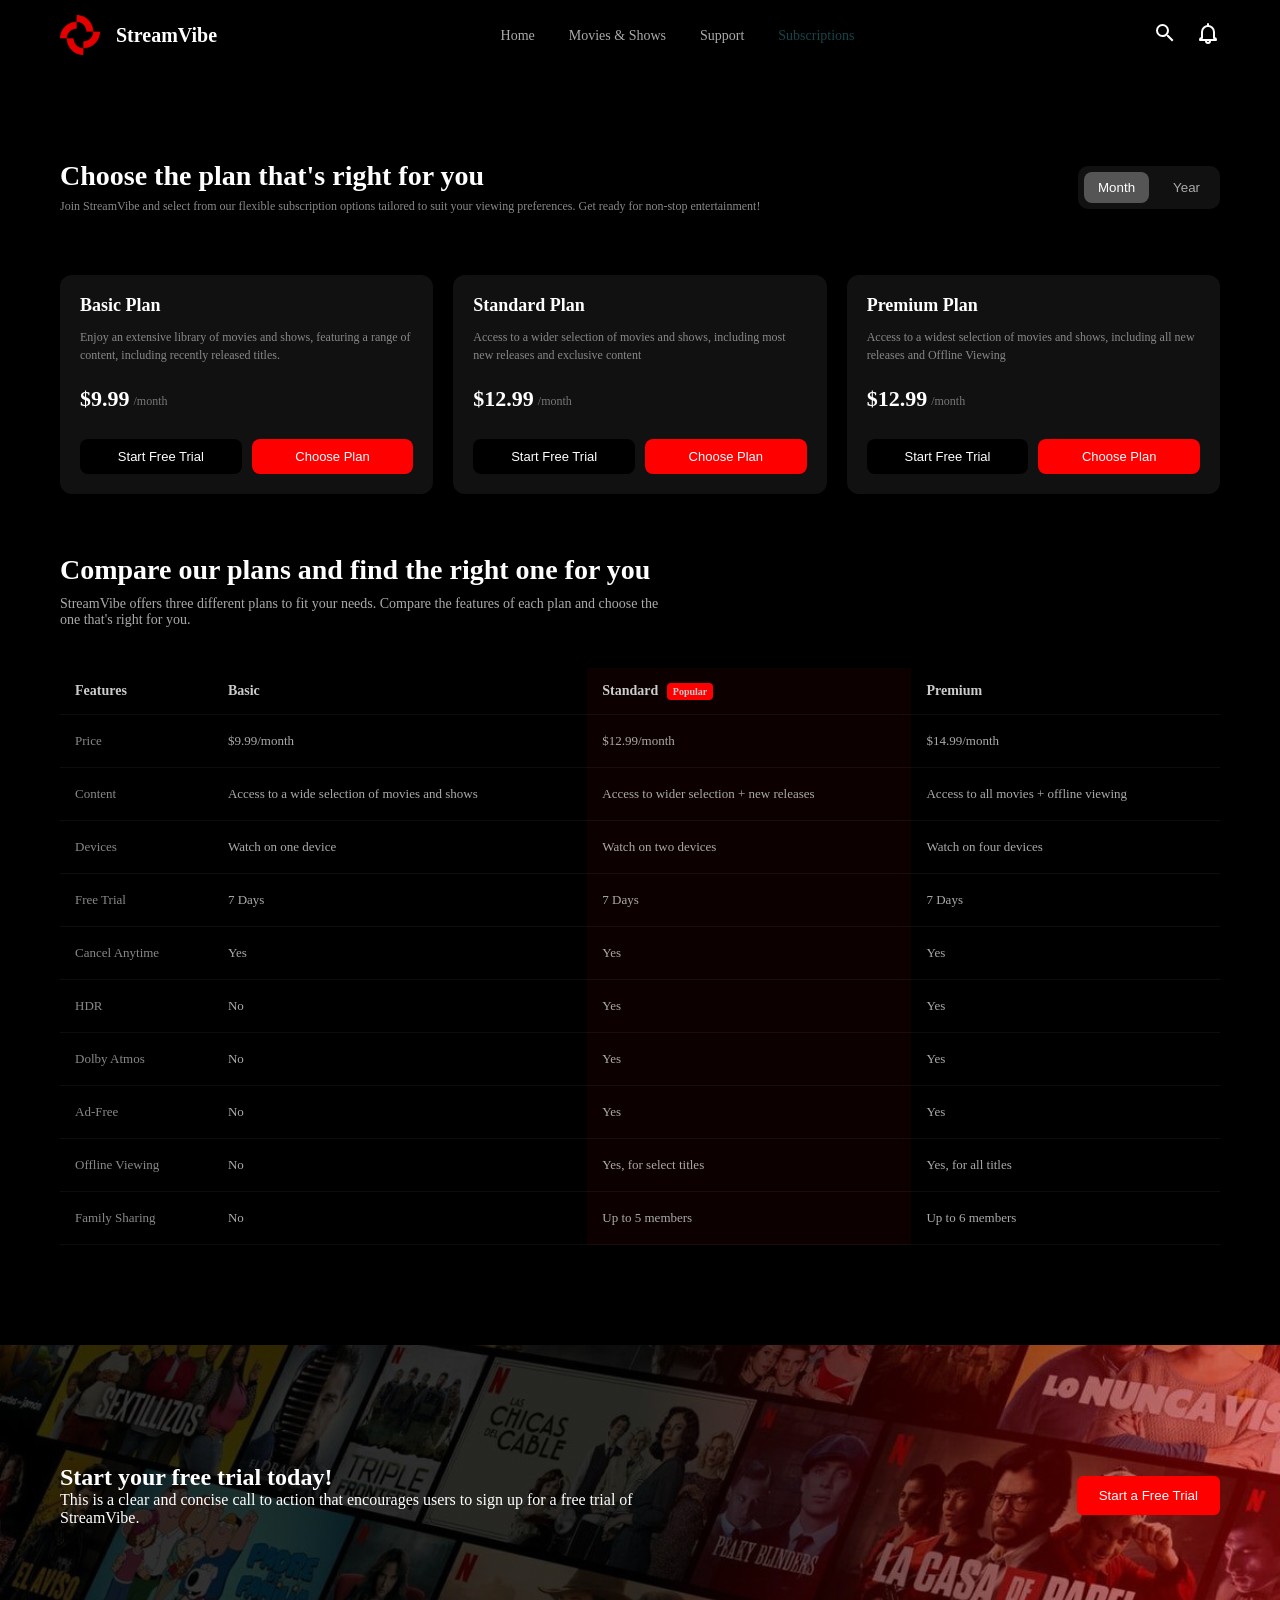
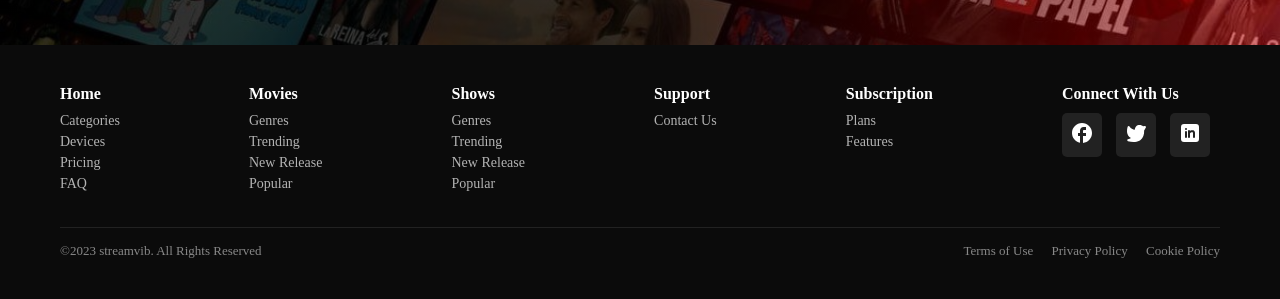
<file: Subscription Page .html>
<!DOCTYPE html>
<html lang="en">
<head>
    <meta charset="UTF-8">
    <meta name="viewport" content="width=device-width, initial-scale=1.0">
    <title>Subscription Page</title>
    <link rel="stylesheet" href="./style.css">
    <link rel="stylesheet" href="./style2 .css">
</head>
<body>
    <header class="navbar">
  <div class="logo">
    <img src="./images/Vector.png "alt="logo">
    <span>StreamVibe</span>
</div>

  <nav class="nav-links">
    <a href="./index.html">Home</a>
    <a href="./movies&shows.html" >Movies & Shows</a>
    <a href="">Support</a>
    <a href="#" class="active">Subscriptions</a>

  </nav>

     <div class="hamburger" onclick="toggleMenu()">
 <svg xmlns="http://www.w3.org/2000/svg" width="24" height="24" viewBox="0 0 24 24"><path fill="currentColor" d="M4 18q-.425 0-.712-.288T3 17t.288-.712T4 16h16q.425 0 .713.288T21 17t-.288.713T20 18zm0-5q-.425 0-.712-.288T3 12t.288-.712T4 11h16q.425 0 .713.288T21 12t-.288.713T20 13zm0-5q-.425 0-.712-.288T3 7t.288-.712T4 6h16q.425 0 .713.288T21 7t-.288.713T20 8z"/></svg>
</div>

  <div class="nav-icons">
    <svg xmlns="http://www.w3.org/2000/svg" width="24" height="24" viewBox="0 0 24 24"><path fill="currentColor" d="M15.5 14h-.79l-.28-.27A6.47 6.47 0 0 0 16 9.5A6.5 6.5 0 1 0 9.5 16c1.61 0 3.09-.59 4.23-1.57l.27.28v.79l5 4.99L20.49 19zm-6 0C7.01 14 5 11.99 5 9.5S7.01 5 9.5 5S14 7.01 14 9.5S11.99 14 9.5 14"/></svg>
    <svg xmlns="http://www.w3.org/2000/svg" width="24" height="24" viewBox="0 0 24 24"><g fill="none" stroke="currentColor" stroke-linecap="round" stroke-linejoin="round" stroke-width="2"><path stroke-dasharray="4" d="M12 3v2"><animate fill="freeze" attributeName="stroke-dashoffset" dur="0.2s" values="4;0"/></path><path stroke-dasharray="30" stroke-dashoffset="30" d="M12 5c-3.31 0 -6 2.69 -6 6l0 6c-1 0 -2 1 -2 2h8M12 5c3.31 0 6 2.69 6 6l0 6c1 0 2 1 2 2h-8"><animate fill="freeze" attributeName="stroke-dashoffset" begin="0.2s" dur="0.4s" to="0"/></path><path stroke-dasharray="10" stroke-dashoffset="10" d="M10 20c0 1.1 0.9 2 2 2c1.1 0 2 -0.9 2 -2"><animate fill="freeze" attributeName="stroke-dashoffset" begin="0.7s" dur="0.2s" to="0"/></path></g></svg>
  </div>
</header>


<section class="plan-header">
  
  <div class="plan-text">
    <h2>Choose the plan that's right for you</h2>
    <p>Join StreamVibe and select from our flexible subscription options tailored to suit your viewing preferences. Get ready for non-stop entertainment!</p>
  </div>

  <div class="plan-tabs">
    <button class="tab active">Month</button>
    <button class="tab">Year</button>
  </div>

</section>

<section class="pricing">

  <div class="pricing-card">
    <h3>Basic Plan</h3>
    <p>Enjoy an extensive library of movies and shows, featuring a range of content, including recently released titles.</p>

    <div class="price">
      <span class="amount">$9.99</span>
      <span class="slash">/month</span>
    </div>

    <div class="pricing-buttons">
      <button class="btn black">Start Free Trial</button>
      <button class="btn red">Choose Plan</button>
    </div>
  </div>

  <div class="pricing-card">
    <h3>Standard Plan</h3>
    <p>Access to a wider selection of movies and shows, including most new releases and exclusive content</p>

    <div class="price">
      <span class="amount">$12.99</span>
      <span class="slash">/month</span>
    </div>

    <div class="pricing-buttons">
      <button class="btn black">Start Free Trial</button>
      <button class="btn red">Choose Plan</button>
    </div>
  </div>

  <div class="pricing-card">
    <h3>Premium Plan</h3>
    <p>Access to a widest selection of movies and shows, including all new releases and Offline Viewing</p>

    <div class="price">
      <span class="amount">$12.99</span>
      <span class="slash">/month</span>
    </div>

    <div class="pricing-buttons">
      <button class="btn black">Start Free Trial</button>
      <button class="btn red">Choose Plan</button>
    </div>
  </div>

</section>




<section class="pricing-section">

  <h1>Compare our plans and find the right one for you</h1>
  <p class="desc">
    StreamVibe offers three different plans to fit your needs. Compare the features of each plan and choose the one that's right for you.
  </p>

  <table>

    <tr>
      <th>Features</th>
      <th>Basic</th>
      <th class="standard">
        Standard <span class="badge">Popular</span>
      </th>
      <th>Premium</th>
    </tr>

    <tr>
      <td data-label="Feature">Price</td>
      <td data-label="Basic">$9.99/month</td>
      <td data-label="Standard" class="standard">$12.99/month</td>
      <td data-label="Premium">$14.99/month</td>
    </tr>

    <tr>
      <td data-label="Feature">Content</td>
      <td data-label="Basic">Access to a wide selection of movies and shows</td>
      <td data-label="Standard" class="standard">Access to wider selection + new releases</td>
      <td data-label="Premium">Access to all movies + offline viewing</td>
    </tr>

    <tr>
      <td data-label="Feature">Devices</td>
      <td data-label="Basic">Watch on one device</td>
      <td data-label="Standard" class="standard">Watch on two devices</td>
      <td data-label="Premium">Watch on four devices</td>
    </tr>

    <tr>
      <td data-label="Feature">Free Trial</td>
      <td data-label="Basic">7 Days</td>
      <td data-label="Standard" class="standard">7 Days</td>
      <td data-label="Premium">7 Days</td>
    </tr>

    <tr>
      <td data-label="Feature">Cancel Anytime</td>
      <td data-label="Basic">Yes</td>
      <td data-label="Standard" class="standard">Yes</td>
      <td data-label="Premium">Yes</td>
    </tr>

    <tr>
      <td data-label="Feature">HDR</td>
      <td data-label="Basic">No</td>
      <td data-label="Standard" class="standard">Yes</td>
      <td data-label="Premium">Yes</td>
    </tr>

    <tr>
      <td data-label="Feature">Dolby Atmos</td>
      <td data-label="Basic">No</td>
      <td data-label="Standard" class="standard">Yes</td>
      <td data-label="Premium">Yes</td>
    </tr>

    <tr>
      <td data-label="Feature">Ad-Free</td>
      <td data-label="Basic">No</td>
      <td data-label="Standard" class="standard">Yes</td>
      <td data-label="Premium">Yes</td>
    </tr>

    <tr>
      <td data-label="Feature">Offline Viewing</td>
      <td data-label="Basic">No</td>
      <td data-label="Standard" class="standard">Yes, for select titles</td>
      <td data-label="Premium">Yes, for all titles</td>
    </tr>

    <tr>
      <td data-label="Feature">Family Sharing</td>
      <td data-label="Basic">No</td>
      <td data-label="Standard" class="standard">Up to 5 members</td>
      <td data-label="Premium">Up to 6 members</td>
    </tr>

  </table>

</section>

<section class="trial">
  <img src="./images/photo_2026-04-14_12-48-38.jpg" alt="">

  <div class="overlay">
    <div class="trial-content">
      <h2>Start your free trial today!</h2>
      <p>This is a clear and concise call to action that encourages users to sign up for a free trial of StreamVibe.</p>
    </div>

    <button class="trial-btn">Start a Free Trial</button>
  </div>
</section>

<footer class="footer">

  <div class="footer-container">

    <div class="column">
      <h4>Home</h4>
      <a href="#">Categories</a>
      <a href="#">Devices</a>
      <a href="#">Pricing</a>
      <a href="#">FAQ</a>
    </div>

    <div class="column">
      <h4>Movies</h4>
      <a href="#">Genres</a>
      <a href="#">Trending</a>
      <a href="#">New Release</a>
      <a href="#">Popular</a>
    </div>

    <div class="column">
      <h4>Shows</h4>
      <a href="#">Genres</a>
      <a href="#">Trending</a>
      <a href="#">New Release</a>
      <a href="#">Popular</a>
    </div>

    <div class="column">
      <h4>Support</h4>
      <a href="#">Contact Us</a>
    </div>

    <div class="column">
      <h4>Subscription</h4>
      <a href="#">Plans</a>
      <a href="#">Features</a>
    </div>

    <div class="column">
      <h4>Connect With Us</h4>
      <div class="socials">
        <span><svg xmlns="http://www.w3.org/2000/svg" width="24" height="24" viewBox="0 0 24 24"><path fill="currentColor" d="M22 12c0-5.52-4.48-10-10-10S2 6.48 2 12c0 4.84 3.44 8.87 8 9.8V15H8v-3h2V9.5C10 7.57 11.57 6 13.5 6H16v3h-2c-.55 0-1 .45-1 1v2h3v3h-3v6.95c5.05-.5 9-4.76 9-9.95"/></svg></span>
        <span><svg xmlns="http://www.w3.org/2000/svg" width="24" height="24" viewBox="0 0 24 24"><g fill="none"><path d="m12.593 23.258l-.011.002l-.071.035l-.02.004l-.014-.004l-.071-.035q-.016-.005-.024.005l-.004.01l-.017.428l.005.02l.01.013l.104.074l.015.004l.012-.004l.104-.074l.012-.016l.004-.017l-.017-.427q-.004-.016-.017-.018m.265-.113l-.013.002l-.185.093l-.01.01l-.003.011l.018.43l.005.012l.008.007l.201.093q.019.005.029-.008l.004-.014l-.034-.614q-.005-.018-.02-.022m-.715.002a.02.02 0 0 0-.027.006l-.006.014l-.034.614q.001.018.017.024l.015-.002l.201-.093l.01-.008l.004-.011l.017-.43l-.003-.012l-.01-.01z"/><path fill="currentColor" d="M4.594 4.984a1 1 0 0 1 .941.429C7.011 7.572 8.783 8.47 10.75 8.674c.096-.841.323-1.672.75-2.404c.626-1.074 1.644-1.864 3.098-2.156c2.01-.404 3.54.324 4.427 1.215l1.792-.335a1 1 0 0 1 1.053 1.478l-1.72 3.022c.157 4.361-1.055 7.405-3.639 9.502c-1.37 1.112-3.332 1.743-5.485 1.938c-2.17.196-4.623-.041-7.061-.753a1 1 0 0 1 .007-1.922c1.226-.349 2.16-.65 3.003-1.177c-1.199-.636-2.082-1.468-2.707-2.416c-.868-1.318-1.19-2.788-1.254-4.113S3.141 8 3.343 7.115c.115-.505.249-1.011.434-1.495a1 1 0 0 1 .818-.636Z"/></g></svg></span>
        <span><svg xmlns="http://www.w3.org/2000/svg" width="24" height="24" viewBox="0 0 24 24"><g fill="none" fill-rule="evenodd"><path d="m12.593 23.258l-.011.002l-.071.035l-.02.004l-.014-.004l-.071-.035q-.016-.005-.024.005l-.004.01l-.017.428l.005.02l.01.013l.104.074l.015.004l.012-.004l.104-.074l.012-.016l.004-.017l-.017-.427q-.004-.016-.017-.018m.265-.113l-.013.002l-.185.093l-.01.01l-.003.011l.018.43l.005.012l.008.007l.201.093q.019.005.029-.008l.004-.014l-.034-.614q-.005-.018-.02-.022m-.715.002a.02.02 0 0 0-.027.006l-.006.014l-.034.614q.001.018.017.024l.015-.002l.201-.093l.01-.008l.004-.011l.017-.43l-.003-.012l-.01-.01z"/><path fill="currentColor" d="M18 3a3 3 0 0 1 3 3v12a3 3 0 0 1-3 3H6a3 3 0 0 1-3-3V6a3 3 0 0 1 3-3zM8 10a1 1 0 0 0-1 1v5a1 1 0 1 0 2 0v-5a1 1 0 0 0-1-1m3-1a1 1 0 0 0-1 1v6a1 1 0 1 0 2 0v-3.66c.305-.344.82-.748 1.393-.993c.333-.142.834-.2 1.182-.09a.55.55 0 0 1 .293.188c.052.07.132.226.132.555v4a1 1 0 0 0 2 0v-4c0-.67-.17-1.266-.524-1.744a2.54 2.54 0 0 0-1.301-.907c-.902-.283-1.901-.126-2.568.16a6 6 0 0 0-.623.312A1 1 0 0 0 11 9M8 7a1 1 0 1 0 0 2a1 1 0 0 0 0-2"/></g></svg></span>
      </div>
    </div>

  </div>

  <div class="footer-bottom">
    <p>©2023 streamvib. All Rights Reserved</p>

    <div class="links">
      <a href="#">Terms of Use</a>
      <a href="#">Privacy Policy</a>
      <a href="#">Cookie Policy</a>
    </div>
  </div>

</footer>

</body>
</html>
</file>
<file: style3 .css>
* {
    margin: 0;
    padding: 0;
    box-sizing: border-box;
}



body{
    background-color: black;
    padding-top: 100px;
}
.navbar {
  position: absolute; 
  top: 0;
  left: 0;
  width: 100%;

  display: flex;
  justify-content: space-between;
  align-items: center;

  padding: 20px 60px;
  z-index: 100;

  background: transparent; 
}

.logo {
  color: white;
  font-weight: bold;
  font-size: 20px;
  display: flex;
  align-items: center;
  justify-content: center;
  gap: 8px;
}

.logo img {
    width: 40px;
    margin-right: 8px;
}


.nav-links a {
  margin: 0 15px;
  text-decoration: none;
  color: #aaa;
  font-size: 14px;
  transition: 0.3s;
}

.nav-links a:hover,
.nav-links .active {
  color: rgb(21, 68, 73);
}


.nav-icons svg {
  margin-left: 15px;
  cursor: pointer;
  color:white;
}


.hero {
    width:100%;
    overflow: hidden;
    position: relative;
    z-index: 1;
}

.hero img {
    width: 100%;
    display: block;
    object-fit: cover;
    height: 100vh;

}

.hero-text {
    position: absolute;
    bottom: 3%;
    left: 50%;
    transform: translate(-50%);
    color: white;
    text-align: center;
    z-index: 2;
    display: flex;
    flex-direction: column;
    align-items: center;
    gap: 10px;
}

.hero-text h1 {
  font-size: 40px;
  margin-bottom: 10px;
}

.hero-text p {
  font-size: 18px;
  margin-bottom: 20px;
}

.hero-text button {
  padding: 10px 20px;
  border: none;
  background: red;
  color: white;
  cursor: pointer;
  border-radius: 6px;
  display: block;
  margin: 10px auto 0;
}


.actions {
     display: flex;
     flex-direction: row;
      align-items: center;
      gap: 10px;
}

.icons {
  display: flex;
  align-items: center;
  gap: 15px;
}

.icons svg {
    width: 22px;
    cursor: pointer;
}

.icon:hover {
  background: white;
  color: black;
}


.actions .btn {
  transition: 0.3s;
}

.actions .btn:hover {
  background: #ff1e1e;
  box-shadow: 0 0 15px rgba(255, 0, 0, 0.6);
  transform: scale(1.08);
}

.hero::after {
    content: "";
    position: absolute;
    inset: 0;
    background: linear-gradient(
        to top,
        rgba(0, 0, 0, 0.9) 0%,
        rgba(0, 0, 0, 0.5) 40%,
        rgba(0, 0, 0, 0) 80%
    );
    z-index: 1;
}


.sec-4{
  padding: 60px 0;
}
.sec4-container{
  width: 100%;
  display: flex;
  gap: 25px;
  padding: 0 60px;
}


.left{
  width: 65%;
  display: flex;
  flex-direction: column;
  gap: 20px;
}


.right{
  width: 35%;
}


.box{
  background: #111;
  padding: 20px;
  border-radius: 10px;
}


.box h6{
  color: #aaa;
  margin-bottom: 10px;
  font-weight: 400;
}

.box p{
  font-weight: 600;
  color: white;
}


.head{
  display: flex;
  justify-content: space-between;
  align-items: center;
}

.cast{
  display: flex;
  gap: 10px;
  margin-top: 10px;
}

.cast img{
  width: 60px;
  height: 60px;
  border-radius: 8px;
  object-fit: cover;
  transition: 0.3s;
}

.cast img:hover{
  transform: scale(1.1);
  filter: brightness(1.2);
}


.reviews{
  display: flex;
  gap: 15px;
  margin-top: 15px;
}

.review-card{
  background: #1a1a1a;
  padding: 15px;
  border-radius: 10px;
  width: 50%;
  color: white;

  transition: 0.3s;
  opacity: 0;
  transform: translateY(30px);
  animation: fadeUp 0.6s ease forwards;
}

.review-card:nth-child(2){
  animation-delay: 0.2s;
}

.review-card:hover{
  transform: translateY(-8px) scale(1.02);
  box-shadow: 0 10px 25px rgba(0,0,0,0.6);
}

.review-card span{
  font-size: 12px;
  color: #aaa;
}

.review-card p{
  margin-top: 10px;
  font-size: 13px;
  color: whitesmoke;
}


.top-row{
  display: flex;
  justify-content: space-between;
  align-items: flex-start;
}

.top-row h5{
  margin: 0;
}


.stars{
  display: flex;
  align-items: center;
  gap: 3px;
}

.star{
  color: #555;
  font-size: 14px;
  transition: 0.3s;
}

.star.active{
  color: red;
}

.rate{
  margin-left: 5px;
  color: white;
  font-size: 13px;
}


.stars:hover .star:nth-child(1){ transform: scale(1.2); }
.stars:hover .star:nth-child(2){ transform: scale(1.3); }
.stars:hover .star:nth-child(3){ transform: scale(1.4); }
.stars:hover .star:nth-child(4){ transform: scale(1.3); }
.stars:hover .star:nth-child(5){ transform: scale(1.2); }


.arrows span:hover{
  background: red;
  transform: scale(1.1);
}


.bottom-nav{
  display: flex;
  justify-content: center;
  align-items: center;
  gap: 15px;
  margin-top: 20px;
}


.bottom-nav span{
  width: 35px;
  height: 35px;
  display: flex;
  align-items: center;
  justify-content: center;
  background: #1a1a1a;
  border-radius: 50%;
  cursor: pointer;
  transition: 0.3s;
}

.bottom-nav span:hover{
  background: red;
  transform: scale(1.1);
}


.lines{
  display: flex;
  gap: 5px;
}

.lines span{
  width: 20px;
  height: 3px;
  background: #555;
}

.lines .active{
  background: red;
}


.add-btn{
  background: #000;
  color: white;
  border: 1px solid #333;
  padding: 6px 14px;
  border-radius: 6px;
  cursor: pointer;
  transition: 0.3s;
}

.add-btn:hover{
  background: red;
  border-color: red;
  box-shadow: 0 0 10px rgba(255,0,0,0.5);
  transform: scale(1.05);
}

@keyframes fadeUp{
  to{
    opacity: 1;
    transform: translateY(0);
  }
}

.right {
  padding: 20px;
  font-family: Arial, sans-serif;
  
}

.info {
  display: flex;
  flex-direction: column;
  gap: 18px;
}


.item {
  display: flex;
  flex-direction: column;
  gap: 6px;
}


.label {
  font-size: 13px;
  color: #777;
  display: flex;
  align-items: center;
  gap: 6px;
}


.value {
  font-size: 15px;
  color: white;
  font-weight: 600;
}




.value.langs {
  display: flex !important;
  flex-direction: row !important;
  gap: 8px !important;
  flex-wrap: wrap;
}


.value.langs span {
  display: inline-flex !important;
  padding: 4px 10px;
  border: 1px solid #ddd;
  border-radius: 6px;
  font-size: 13px;
  color: white;
  font-weight: 500;
  transition: 0.2s ease;
  cursor: pointer;
}


.value.langs span:hover {
  background-color: blueviolet;
  color: #fff;
  border-color:blueviolet ;
  transform: translateY(-2px);
}


.under {
  display: flex;
   transition: 0.2s ease;
  cursor: pointer;
}


.lang {
  padding: 4px 10px;
  border: 1px solid #ddd;
  border-radius: 6px;
  font-size: 13px;
  color: white;
  font-weight: 500;
  display: inline-block;
}


.under :hover {
  background-color: blueviolet;
  color: #fff;
  border-color:blueviolet ;
  transform: translateY(-2px);
}





.ratings {
  display: flex;
  gap: 10px;
  margin-top: 8px;
}

.rate-box {
  flex: 1;
  padding: 10px;
  border: 1px solid #ddd;
  border-radius: 8px;
  text-align: start;
}


.rate-title {
  font-size: 14px;
  font-weight: 800; 
  margin-bottom: 6px;
  color: white;
}


.rate-bottom {
  display: flex;
  justify-content: center;
  align-items: center;
  gap: 6px;
}


.stars {
  color: red;
  font-size: 14px;
  gap: 1px;
}


.rate-num {
  font-size: 14px;
  font-weight: 600;
  color: white;
}


.genres {
  display: flex;
  gap: 8px;
  flex-wrap: wrap;
}

.genre {
  padding: 4px 10px;
  border: 1px solid gray;
  border-radius: 6px;
  font-size: 13px;
  color: white;
  font-weight: 500;
}


.extra-content {
  display: flex;
  align-items: center;
  gap: 10px;
}

.extra-content img {
  width: 50px;
  height: 50px;
  object-fit: cover;
  border-radius: 6px;
}

.main-text {
  font-size: 15px;
  font-weight: 700;
  color: white;
}

.sub-text {
  font-size: 12px;
  color: #777;
}




.trial {
  position: relative;
  width: 100%;
  height: 300px;
  margin-top: 40px; 
  overflow: hidden;
}


.trial img {
  width: 100%;
  height: 100%;
  object-fit: cover;
}

.overlay {
  position: absolute;
  inset: 0;

  display: flex;
  justify-content: space-between;
  align-items: center;

  padding: 0 60px;
  color: white;
  background: linear-gradient(
    to right,
    rgba(0, 0, 0, 0.75) 0%,
    rgba(0, 0, 0, 0.75) 50%,
    rgba(255, 0, 0, 0.4) 100%
  );
}

.trial-content {
  max-width: 50%;
  text-align: left;
}

.trial-btn {
  background: red;
  color: white;
  border: none;
  padding: 12px 22px;
  border-radius: 6px;
  cursor: pointer;
}

.trial-btn:hover {
  background: darkred;
}





.footer {
  background: #0b0b0b;
  padding: 40px 60px;
  color: white;
}

.footer-container {
  display: flex;
  justify-content: space-between;
  gap: 30px;
  flex-wrap: wrap;
}

.column h4 {
  margin-bottom: 10px;
}

.column a {
  display: block;
  color: #b3b3b3;
  text-decoration: none;
  margin: 5px 0;
  font-size: 14px;
}

.column a:hover {
  color: white;
}

.socials span {
  display: inline-block;
  margin-right: 10px;
  background: #222;
  padding: 8px;
  border-radius: 5px;
  cursor: pointer;
}

.footer-bottom {
  margin-top: 30px;
  display: flex;
  justify-content: space-between;
  align-items: center;
  border-top: 1px solid #222;
  padding-top: 15px;
  font-size: 13px;
  color: #888;
}

.footer-bottom .links a {
  margin-left: 15px;
  color: #888;
  text-decoration: none;
}



.hamburger {
  display: none;
  font-size: 28px;
  color: white;
  cursor: pointer;
  z-index: 999;
}




@media (max-width: 600px) {

  body {
    padding-top: 80px;
  }

  
  .navbar {
    padding: 15px 20px;
  }

  .nav-icons {
    display: none;
  }

  .nav-links {
    display: none;
  }

  .hamburger {
    display: block;
    margin-left: auto;
  }

  
  .hero-text {
    width: 90%;
    bottom: 5%;
  }

  .hero-text h1 {
    font-size: 22px;
  }

  .hero-text p {
    font-size: 14px;
  }

  
  .sec4-container {
    flex-direction: column;
    padding: 0 20px;
  }

  .left,
  .right {
    width: 100%;
  }

 
  .cast {
    flex-wrap: wrap;
    justify-content: center;
  }

  
  .reviews {
    flex-direction: column;
  }

  .review-card {
    width: 100%;
  }

  
  .overlay {
    flex-direction: column;
    text-align: center;
    gap: 15px;
    padding: 20px;
  }

  .trial-content {
    max-width: 100%;
  }

  .trial {
    height: auto;
  }

 
  .footer-container {
    flex-direction: column;
    gap: 20px;
  }

  .footer-bottom {
    flex-direction: column;
    gap: 10px;
    text-align: center;
  }
}






@media (max-width: 900px) {

  
  .nav-links {
    display: none;
  }

  .hamburger {
    display: block;
    margin-left: auto;
  }

  
  .hero-text h1 {
    font-size: 30px;
  }

  
  .sec4-container {
    flex-direction: column;
    padding: 0 30px;
  }

  .left,
  .right {
    width: 100%;
  }

 
  .reviews {
    flex-direction: column;
  }

  .review-card {
    width: 100%;
  }
}




@media (max-width: 1200px) {

  .navbar {
    padding: 20px 30px;
  }

  .sec4-container {
    padding: 0 30px;
  }

  .hero-text h1 {
    font-size: 34px;
  }
}
</file>
<file: style4 .css>
* {
    margin: 0;
    padding: 0;
    box-sizing: border-box;
}



body{
    background-color: black;
    padding-top: 100px;
}
.navbar {
  position: absolute; 
  top: 0;
  left: 0;
  width: 100%;

  display: flex;
  justify-content: space-between;
  align-items: center;

  padding: 20px 60px;
  z-index: 100;

  background: transparent; 
}

.logo {
  color: white;
  font-weight: bold;
  font-size: 20px;
  display: flex;
  align-items: center;
  justify-content: center;
  gap: 8px;
}

.logo img {
    width: 40px;
    margin-right: 8px;
}


.nav-links a {
  margin: 0 15px;
  text-decoration: none;
  color: #aaa;
  font-size: 14px;
  transition: 0.3s;
}

.nav-links a:hover,
.nav-links .active {
  color: rgb(21, 68, 73);
}


.nav-icons svg {
  margin-left: 15px;
  cursor: pointer;
  color:white;
}


.hero {
    width:100%;
    overflow: hidden;
    position: relative;
    z-index: 1;
}

.hero img {
    width: 100%;
    display: block;
    object-fit: cover;
}

.hero-text {
    position: absolute;
    bottom: 3%;
    left: 50%;
    transform: translate(-50%);
    color: white;
    text-align: center;
    z-index: 2;
    display: flex;
    flex-direction: column;
    align-items: center;
    gap: 10px;
}

.hero-text h1 {
  font-size: 40px;
  margin-bottom: 10px;
}

.hero-text p {
  font-size: 18px;
  margin-bottom: 20px;
}

.hero-text button {
  padding: 10px 20px;
  border: none;
  background: red;
  color: white;
  cursor: pointer;
  border-radius: 6px;
  display: block;
  margin: 10px auto 0;
}


.actions {
     display: flex;
     flex-direction: row;
      align-items: center;
      gap: 10px;
}

.icons {
  display: flex;
  align-items: center;
  gap: 15px;
}

.icons svg {
    width: 22px;
    cursor: pointer;
}

.icon:hover {
  background: white;
  color: black;
}


.actions .btn {
  transition: 0.3s;
}

.actions .btn:hover {
  background: #ff1e1e;
  box-shadow: 0 0 15px rgba(255, 0, 0, 0.6);
  transform: scale(1.08);
}

.hero::after {
    content: "";
    position: absolute;
    inset: 0;
    background: linear-gradient(
        to top,
        rgba(0, 0, 0, 0.9) 0%,
        rgba(0, 0, 0, 0.5) 40%,
        rgba(0, 0, 0, 0) 80%
    );
    z-index: 1;
}




.sec-4{
  padding: 60px 0;
}

.section-header{
  display:flex;
  justify-content:space-between;
  align-items:center;
  padding: 0 60px;
  margin-bottom: 20px;
  color:white;
}

.section-header .left h2{
  font-size:22px;
  font-weight:800;
}



.updates-top {
  margin-bottom: 20px;
}

.updates-top h2 {
  color: white;
  margin-bottom: 15px;
}

.season-card {
  display: flex;
  justify-content: space-between;
  align-items: flex-start;

  background: #111;
  padding: 12px 15px;
  border-radius: 9px;

  margin-bottom: 9px;
  cursor: pointer;
  transition: 0.3s;
}

.season-card:hover {
  background: #1a1a1a;
}


.season-card .season-text {
  display: flex;
  gap: 10px;
  align-items: flex-start;
}

.season-card .bold {
  color: white;
  font-weight: bold;
}

.season-card .light {
  color: #aaa;
  font-size: 14px;
}

.season-card .arrow {
  color: white;
  font-size: 14px;
}

.update-card .num{
  font-weight:bold;
  color:#aaa;
}

.update-card img{
  width:60px;
  height:60px;
  object-fit:cover;
  border-radius:8px;
}

.update-card .info{
  flex:1;
}

.update-card .info h4{
  color:white;
  font-size:15px;
}

.update-card .info p{
  color:#777;
  font-size:12px;
  margin-top:3px;
}

.meta{
margin-top: 5px;
display: flex;
align-items: center;
}

.update-card .arrow{
  color:white;
  cursor:pointer;
  font-size:18px;
}


.time {
    display: flex;
    align-items: center;
    gap: 5px;
    color: #aaa;
    margin-left: auto;
    position: absolute;
    top: 15px;
    right: 15px;

}


.update-card{
  display: flex;
  align-items: flex-start;
  gap: 15px;
  background:#111;
  padding:20px;
  border-radius:10px;
  position: relative;
}

.info{
  flex: 1;
  display: flex;
  flex-direction: column;
}

.sec4-container{
  width: 100%;
  display: flex;
  gap: 25px;
  padding: 0 60px;
}


.left{
  width: 65%;
  display: flex;
  flex-direction: column;
  gap: 20px;
}


.right{
  width: 35%;
}


.box{
  background: #111;
  padding: 20px;
  border-radius: 10px;
}


.box h6{
  color: #aaa;
  margin-bottom: 10px;
  font-weight: 400;
}

.box p{
  font-weight: 600;
  color: white;
}


.head{
  display: flex;
  justify-content: space-between;
  align-items: center;
}

.cast{
  display: flex;
  gap: 10px;
  margin-top: 10px;
}

.cast img{
  width: 60px;
  height: 60px;
  border-radius: 8px;
  object-fit: cover;
  transition: 0.3s;
}

.cast img:hover{
  transform: scale(1.1);
  filter: brightness(1.2);
}


.reviews{
  display: flex;
  gap: 15px;
  margin-top: 15px;
}

.review-card{
  background: #1a1a1a;
  padding: 15px;
  border-radius: 10px;
  width: 50%;
  color: white;

  transition: 0.3s;
  opacity: 0;
  transform: translateY(30px);
  animation: fadeUp 0.6s ease forwards;
}

.review-card:nth-child(2){
  animation-delay: 0.2s;
}

.review-card:hover{
  transform: translateY(-8px) scale(1.02);
  box-shadow: 0 10px 25px rgba(0,0,0,0.6);
}

.review-card span{
  font-size: 12px;
  color: #aaa;
}

.review-card p{
  margin-top: 10px;
  font-size: 13px;
  color: whitesmoke;
}


.top-row{
  display: flex;
  justify-content: space-between;
  align-items: flex-start;
}

.top-row h5{
  margin: 0;
}


.stars{
  display: flex;
  align-items: center;
  gap: 3px;
}

.star{
  color: #555;
  font-size: 14px;
  transition: 0.3s;
}

.star.active{
  color: red;
}

.rate{
  margin-left: 5px;
  color: white;
  font-size: 13px;
}


.stars:hover .star:nth-child(1){ transform: scale(1.2); }
.stars:hover .star:nth-child(2){ transform: scale(1.3); }
.stars:hover .star:nth-child(3){ transform: scale(1.4); }
.stars:hover .star:nth-child(4){ transform: scale(1.3); }
.stars:hover .star:nth-child(5){ transform: scale(1.2); }


.arrows span:hover{
  background: red;
  transform: scale(1.1);
}


.bottom-nav{
  display: flex;
  justify-content: center;
  align-items: center;
  gap: 15px;
  margin-top: 20px;
}


.bottom-nav span{
  width: 35px;
  height: 35px;
  display: flex;
  align-items: center;
  justify-content: center;
  background: #1a1a1a;
  border-radius: 50%;
  cursor: pointer;
  transition: 0.3s;
}

.bottom-nav span:hover{
  background: red;
  transform: scale(1.1);
}


.lines{
  display: flex;
  gap: 5px;
}

.lines span{
  width: 20px;
  height: 3px;
  background: #555;
}

.lines .active{
  background: red;
}


.add-btn{
  background: #000;
  color: white;
  border: 1px solid #333;
  padding: 6px 14px;
  border-radius: 6px;
  cursor: pointer;
  transition: 0.3s;
}

.add-btn:hover{
  background: red;
  border-color: red;
  box-shadow: 0 0 10px rgba(255,0,0,0.5);
  transform: scale(1.05);
}

@keyframes fadeUp{
  to{
    opacity: 1;
    transform: translateY(0);
  }
}








.right {
  padding: 20px;
  font-family: Arial, sans-serif;
  
}

.info {
  display: flex;
  flex-direction: column;
  gap: 18px;
}







.item {
  display: flex;
  flex-direction: column;
  gap: 6px;
}


.label {
  font-size: 13px;
  color: #777;
  display: flex;
  align-items: center;
  gap: 6px;
}


.value {
  font-size: 15px;
  color: white;
  font-weight: 600;
}




.value.langs {
  display: flex !important;
  flex-direction: row !important;
  gap: 8px !important;
  flex-wrap: wrap;
}


.value.langs span {
  display: inline-flex !important;
  padding: 4px 10px;
  border: 1px solid #ddd;
  border-radius: 6px;
  font-size: 13px;
  color: white;
  font-weight: 500;
  transition: 0.2s ease;
  cursor: pointer;
}


.value.langs span:hover {
  background-color: blueviolet;
  color: #fff;
  border-color:blueviolet ;
  transform: translateY(-2px);
}


.under {
  display: flex;
   transition: 0.2s ease;
  cursor: pointer;
}


.lang {
  padding: 4px 10px;
  border: 1px solid #ddd;
  border-radius: 6px;
  font-size: 13px;
  color: white;
  font-weight: 500;
  display: inline-block;
}


.under :hover {
  background-color: blueviolet;
  color: #fff;
  border-color:blueviolet ;
  transform: translateY(-2px);
}





.ratings {
  display: flex;
  gap: 10px;
  margin-top: 8px;
}

.rate-box {
  flex: 1;
  padding: 10px;
  border: 1px solid #ddd;
  border-radius: 8px;
  text-align: start;
}


.rate-title {
  font-size: 14px;
  font-weight: 800; 
  margin-bottom: 6px;
  color: white;
}


.rate-bottom {
  display: flex;
  justify-content: center;
  align-items: center;
  gap: 6px;
}


.stars {
  color: red;
  font-size: 14px;
  gap: 1px;
}


.rate-num {
  font-size: 14px;
  font-weight: 600;
  color: white;
}




.genres {
  display: flex;
  gap: 8px;
  flex-wrap: wrap;
}

.genre {
  padding: 4px 10px;
  border: 1px solid gray;
  border-radius: 6px;
  font-size: 13px;
  color: white;
  font-weight: 500;
}



.extra-content {
  display: flex;
  align-items: center;
  gap: 10px;
}

.extra-content img {
  width: 50px;
  height: 50px;
  object-fit: cover;
  border-radius: 6px;
}

.main-text {
  font-size: 15px;
  font-weight: 700;
  color: white;
}

.sub-text {
  font-size: 12px;
  color: #777;
}






.trial {
  position: relative;
  width: 100%;
  height: 300px;
  margin-top: 40px; 
  overflow: hidden;
}


.trial img {
  width: 100%;
  height: 100%;
  object-fit: cover;
}

.overlay {
  position: absolute;
  inset: 0;

  display: flex;
  justify-content: space-between;
  align-items: center;

  padding: 0 60px;
  color: white;
  background: linear-gradient(
    to right,
    rgba(0, 0, 0, 0.75) 0%,
    rgba(0, 0, 0, 0.75) 50%,
    rgba(255, 0, 0, 0.4) 100%
  );
}

.trial-content {
  max-width: 50%;
  text-align: left;
}

.trial-btn {
  background: red;
  color: white;
  border: none;
  padding: 12px 22px;
  border-radius: 6px;
  cursor: pointer;
}

.trial-btn:hover {
  background: darkred;
}









.footer {
  background: #0b0b0b;
  padding: 40px 60px;
  color: white;
}

.footer-container {
  display: flex;
  justify-content: space-between;
  gap: 30px;
  flex-wrap: wrap;
}

.column h4 {
  margin-bottom: 10px;
}

.column a {
  display: block;
  color: #b3b3b3;
  text-decoration: none;
  margin: 5px 0;
  font-size: 14px;
}

.column a:hover {
  color: white;
}

.socials span {
  display: inline-block;
  margin-right: 10px;
  background: #222;
  padding: 8px;
  border-radius: 5px;
  cursor: pointer;
}

.footer-bottom {
  margin-top: 30px;
  display: flex;
  justify-content: space-between;
  align-items: center;
  border-top: 1px solid #222;
  padding-top: 15px;
  font-size: 13px;
  color: #888;
}

.footer-bottom .links a {
  margin-left: 15px;
  color: #888;
  text-decoration: none;
}


.hamburger {
  display: none;
  font-size: 28px;
  color: white;
  cursor: pointer;
  z-index: 999;
}





@media (max-width: 768px){

 
  .navbar{
    padding: 15px 30px;
    
  }
   .nav-icons {
    display: none;
  }



   .hamburger {
    display: block;
  }

  .hero-text h1{
    font-size: 28px;
  }

  .hero-text p{
    font-size: 15px;
  }


  .sec4-container{
    flex-direction: column;
    padding: 0 30px;
  }

  .left,
  .right{
    width: 100%;
  }

  .season-card{
    padding: 12px;
  }

 
  .update-card{
    gap: 10px;
  }

  .update-card img{
    width: 70px;
    height: 70px;
  }

  
  .reviews{
    flex-direction: column;
  }

  .review-card{
    width: 100%;
  }

  .section-header{
    padding: 0 30px;
  }
}


@media (max-width: 480px){

  
  .navbar{
    padding: 15px 20px;
  }

   .nav-icons {
    display: none;
  }



   .hamburger {
    display: block;
  }
  
  .nav-links{
    display: flex;
    flex-direction: column;
    align-items: center;
    gap: 15px;

    position: absolute;
    top: 100%;
    left: 0;
    width: 100%;
    background: black;
    padding: 15px 0;
  }

  
  .hero-text{
    bottom: 10%;
  }

  .hero-text h1{
    font-size: 22px;
  }

  .hero-text p{
    font-size: 13px;
  }

  
  .sec4-container{
    flex-direction: column;
    padding: 0 20px;
  }

 
  .update-card{
    flex-direction: column;
  }

  .update-card img{
    width: 100%;
    height: 120px;
  }

  .time{
    position: static;
    margin-top: 5px;
  }

  
  .season-card .bold{
    font-size: 14px;
  }

  .season-card .light{
    font-size: 12px;
  }

 
  .cast{
    flex-wrap: wrap;
  }

  
  .footer{
    padding: 30px 20px;
  }

  .footer-bottom{
    flex-direction: column;
    gap: 10px;
  }
}
</file>
<file: style.css>
* {
    margin: 0;
    padding: 0;
    box-sizing: border-box;
}



body{
    background-color: black;
    padding-top: 100px;
}
.navbar {
  position: absolute; 
  top: 0;
  left: 0;
  width: 100%;

  display: flex;
  justify-content: space-between;
  align-items: center;

  padding: 20px 60px;
  z-index: 100;

  background: transparent; 
}

.logo {
  color: white;
  font-weight: bold;
  font-size: 20px;
  display: flex;
  align-items: center;
  justify-content: center;
  gap: 8px;
}

.logo img {
    width: 40px;
    margin-right: 8px;
}


.nav-links a {
  margin: 0 15px;
  text-decoration: none;
  color: #aaa;
  font-size: 14px;
  transition: 0.3s;
}

.nav-links a:hover,
.nav-links .active {
  color: rgb(21, 68, 73);
}


.nav-icons svg {
  margin-left: 15px;
  cursor: pointer;
  color:white;
}


.hero {
    width:100%;
    overflow: hidden;
    position: relative;
}

.hero img {
    width: 100%;
    display: block;
    object-fit: cover;
}

.hero-text {
    position: absolute;
    bottom: 20%;
    left: 50%;
    transform: translate(-50%);
    color: white;
    text-align: center;
    z-index: 2;
    display: flex;
    flex-direction: column;
    align-items: center;
    gap: 10px;
}

.hero-text h1 {
  font-size: 40px;
  margin-bottom: 10px;
}

.hero-text p {
  font-size: 18px;
  margin-bottom: 20px;
}

.hero-text button {
  padding: 10px 20px;
  border: none;
  background: red;
  color: white;
  cursor: pointer;
  border-radius: 6px;
  display: block;
  margin: 10px auto 0;
}


.actions {
     display: flex;
     flex-direction: row;
      align-items: center;
      gap: 10px;
}

.icons {
  display: flex;
  align-items: center;
  gap: 15px;
}

.icons svg {
    width: 22px;
    cursor: pointer;
}

.icon:hover {
  background: white;
  color: black;
}


.actions .btn {
  transition: 0.3s;
}

.actions .btn:hover {
  background: #ff1e1e;
  box-shadow: 0 0 15px rgba(255, 0, 0, 0.6);
  transform: scale(1.08);
}

.arrows {
    position: absolute;
    bottom: 10px;
    width: 100%;
    display: flex;
    justify-content: space-between;
    padding: 0 20px;
    z-index: 3;
}

.arrow {
    font-size: 30px;
    color: white;
    cursor: pointer;
    background: rgba(0,0,0,0.4);
    width: 40px;
    height: 40px;
    display: flex;
    align-items: center;
    justify-content: center;
    border-radius: 50%;
    transition: 0.3s;
}

.arrow:hover {
    background: white;
    color: black;
}

.hero::after {
    content: "";
    position: absolute;
    inset: 0;
    background: linear-gradient(
        to top,
        rgba(0, 0, 0, 0.9) 0%,
        rgba(0, 0, 0, 0.5) 40%,
        rgba(0, 0, 0, 0) 80%
    );
}

.movies-btn {
  display: inline-block;
  background: red;
  color: white;
  padding: 8px 16px;
  border-radius: 6px;
  font-size: 14px;
  margin: 20px 60px; 
  cursor: pointer;
  transition: 0.3s;
}

.movies-btn:hover {
  background: darkred;
  transform: scale(1.05);
}


.genres-header {
  display: flex;
  justify-content: space-between;
  align-items: center;
  padding: 20px 60px;
  color: white;
}

.controls {
  display: flex;
  align-items: center;
  gap: 15px;
}

.lines {
  display: flex;
  gap: 5px;
  align-items: center;
}

.lines span {
  width: 20px;
  height: 3px;
  background: gray;
  border-radius: 2px;
}

.arrow {
  cursor: pointer;
  font-size: 20px;
  color: white;
  background: rgba(255,255,255,0.1);
  width: 35px;
  height: 35px;
  display: flex;
  align-items: center;
  justify-content: center;
  border-radius: 50%;
}

.arrow:hover {
  background: white;
  color: black;
}

.lines span:first-child {
  background: red;
}


.movies {
  display: flex;
  gap: 20px;
  padding: 20px 60px;
}

.card {
  width: 180px;
  color: white;
  flex: 1;
  position: relative;
}

a {
  text-decoration: none;
}

.card img {
  width: 100%;
  object-fit: cover;
  border-radius: 10px;
}

.card-footer {
  display: flex;
  justify-content: space-between;
  align-items: center;
  margin-top: 8px;
}

.card-footer .arrow {
  color: white;
  cursor: pointer;
  font-size: 20px;
}

.top10-btn {
  display: inline-block;  
  background: red;
  color: white;
  padding: 4px 10px;
  font-size: 12px;
  font-weight: bold;
  border-radius: 4px;
  margin: 8px 0;  
  width: fit-content; 
}

.movies {
  display: flex;
  gap: 20px;
  padding: 20px 60px;
  align-items: stretch;
}

.card {
  flex: 1;
  display: flex;
  flex-direction: column;
  align-items: stretch;
}

.card img {
  width: 100%;
  height: 300px ;
  object-fit: cover;
  object-position: center;
  border-radius: 10px;
  display: block;
}

.card-info {
  display: flex;
  justify-content: space-between;
  align-items: center;

  margin-top: 8px;
  color: grey;
  font-size: 14px;
}

.time, .views {
  display: flex;
  align-items: center;
  gap: 5px;
}


.movies {
  display: flex;
  gap: 20px;
  padding: 20px 60px;
}

.card {
  flex: 1;
  display: flex;
  flex-direction: column;
}

.card img {
  width: 100%;
  object-fit: cover;
  border-radius: 10px;
}

.release {
  margin-top: 8px;
  color: #b3b3b3;
  font-size: 13px;
}

.movies {
  display: flex;
  gap: 20px;
  padding: 20px 60px;
  align-items: stretch;
}

.card {
  flex: 1;
  display: flex;
  flex-direction: column;
}

.card img {
  width: 100%;
  height: 300px;
  object-fit: cover;
  object-position: center;
  border-radius: 10px;
  display: block;
}

.card-info {
  display: flex;
  justify-content: space-between;
  align-items: center;

  margin-top: 8px;
  color: white;
  font-size: 14px;
}

.time {
  display: flex;
  align-items: center;
  gap: 5px;
  color: #b3b3b3;
}

.rating {
  display: flex;
  align-items: center;
}

.rating svg {
  width: 16px;
  height: 16px;
  color: red;
}

.count {
  color: #b3b3b3;
  font-size: 13px;
}

.time svg {
  width: 16px;
  height: 16px;
}

.time {
  display: flex;
  align-items: center;
  gap: 5px;
}


.Shows-btn {
  background: red;
  color: white;
  padding: 6px 14px;
  border-radius: 6px;
  display: inline-block;
  margin: 20px 60px;
}


.shows {
  display: flex;
  gap: 20px;
  padding: 20px 60px;
}

.card {
  flex: 1;
  display: flex;
  flex-direction: column;
}


.card img {
  width: 100%;
  height: 400px;
  object-fit: cover;
  border-radius: 10px;
}

.card-info {
  display: flex;
  justify-content: space-between;
  align-items: center;
  margin-top: 8px;

  color: #b3b3b3;
  font-size: 13px;
}

.time,
.season {
  display: flex;
  align-items: center;
  gap: 5px;
}

.time svg,
.season svg {
  width: 14px;
  height: 14px;
  color: #b3b3b3;
}
.card {
  flex: 1;
  display: flex;
  flex-direction: column;
  transition: 0.3s;
  cursor: pointer;
}

.card:hover {
  transform: scale(1.05);
  z-index: 5;
}

.card:hover img {
  box-shadow: 0 10px 25px rgba(0,0,0,0.7);
}

.card img {
  transition: 0.3s;
}

.card:hover {
  transform: scale(1.05) translateY(-10px);
}



.trial {
  position: relative;
  width: 100%;
  height: 300px;
  margin-top: 40px; 
  overflow: hidden;
}


.trial img {
  width: 100%;
  height: 100%;
  object-fit: cover;
}

.overlay {
  position: absolute;
  inset: 0;

  display: flex;
  justify-content: space-between;
  align-items: center;

  padding: 0 60px;
  color: white;
  background: linear-gradient(
    to right,
    rgba(0, 0, 0, 0.75) 0%,
    rgba(0, 0, 0, 0.75) 50%,
    rgba(255, 0, 0, 0.4) 100%
  );
}

.trial-content {
  max-width: 50%;
  text-align: left;
}

.trial-btn {
  background: red;
  color: white;
  border: none;
  padding: 12px 22px;
  border-radius: 6px;
  cursor: pointer;
}

.trial-btn:hover {
  background: darkred;
}









.footer {
  background: #0b0b0b;
  padding: 40px 60px;
  color: white;
}

.footer-container {
  display: flex;
  justify-content: space-between;
  gap: 30px;
  flex-wrap: wrap;
}

.column h4 {
  margin-bottom: 10px;
}

.column a {
  display: block;
  color: #b3b3b3;
  text-decoration: none;
  margin: 5px 0;
  font-size: 14px;
}

.column a:hover {
  color: white;
}

.socials span {
  display: inline-block;
  margin-right: 10px;
  background: #222;
  padding: 8px;
  border-radius: 5px;
  cursor: pointer;
}

.footer-bottom {
  margin-top: 30px;
  display: flex;
  justify-content: space-between;
  align-items: center;
  border-top: 1px solid #222;
  padding-top: 15px;
  font-size: 13px;
  color: #888;
}

.footer-bottom .links a {
  margin-left: 15px;
  color: #888;
  text-decoration: none;
}













@media (max-width: 1024px) {

  .navbar {
    padding: 15px 30px;
  }

  .movies,
  .shows {
    padding: 20px 30px;
    flex-wrap: wrap;
  }

  .card {
    flex: 1 1 45%;
  }

  .genres-header {
    padding: 20px 30px;
  }

  .hero-text h1 {
    font-size: 32px;
  }

  .hero-text p {
    font-size: 16px;
  }

  .trial-content {
    max-width: 70%;
  }

  .overlay {
    padding: 0 30px;
  }

  .footer {
    padding: 30px;
  }
}






.hamburger {
  display: none;
  font-size: 28px;
  color: white;
  cursor: pointer;
  z-index: 999;
}





@media (max-width: 768px) {
  .navbar {
    padding: 15px 25px;
  }

  
  .nav-icons {
    display: none;
  }

  .hamburger {
    display: block;
  }

  
  .hero-text {
    bottom: 12%;
    width: 90%;
  }

  .hero-text h1 {
    font-size: 28px;
  }

  .hero-text p {
    font-size: 14px;
  }

  .movies,
  .shows {
    flex-wrap: wrap;
    gap: 15px;
    padding: 20px 25px;
  }

  .card {
    flex: 1 1 48%;
  }

  .card img {
    height: 260px;
  }

 
  .genres-header {
    padding: 20px 25px;
    flex-direction: column;
    align-items: flex-start;
    gap: 10px;
  }

  .movies-btn,
  .Shows-btn {
    margin: 15px 25px;
  }

  .arrows {
    padding: 0 10px;
  }

  .arrow {
    width: 35px;
    height: 35px;
    font-size: 18px;
  }

  .overlay {
    padding: 20px 25px;
    flex-direction: column;
    text-align: center;
    gap: 15px;
  }

  .trial-content {
    max-width: 100%;
  }


  .footer {
    padding: 30px 25px;
  }

  .footer-container {
    flex-direction: column;
    gap: 20px;
  }

  .footer-bottom {
    flex-direction: column;
    gap: 10px;
    text-align: center;
  }
}







@media (max-width: 480px) {

  body {
    padding-top: 80px;
  }

  .nav-icons {
    display: none;
  }

  .navbar {
    padding: 15px 20px;
  }

  .hamburger {
    display: block;
  }

  .hero-text h1 {
    font-size: 22px;
  }

  .hero-text p {
    font-size: 13px;
  }

  .hero-text {
    bottom: 10%;
    width: 90%;
  }

  .movies,
  .shows {
    flex-direction: column;
    padding: 20px 15px;
  }

  .card {
    width: 100%;
  }

  .card img {
    height: 250px;
  }

  .genres-header {
    flex-direction: column;
    align-items: flex-start;
    gap: 10px;
    padding: 20px 15px;
  }

  .movies-btn,
  .Shows-btn {
    margin: 15px;
  }

  
  .trial {
    height: auto;
  }

  .overlay {
    flex-direction: column;
    text-align: center;
    gap: 15px;
    padding: 20px;
  }

  .trial-content {
    max-width: 100%;
    text-align: center;
  }

  
  .footer-container {
    flex-direction: column;
    gap: 20px;
  }

  .footer-bottom {
    flex-direction: column;
    gap: 10px;
    text-align: center;
  }
}
</file>
<file: style2 .css>
* {
    margin: 0;
    padding: 0;
    box-sizing: border-box;
}



body{
    background-color: black;
    padding-top: 100px;
}
.navbar {
  position: fixed; 
  top: 0;
  left: 0;
  width: 100%;

  display: flex;
  justify-content: space-between;
  align-items: center;

  padding: 15px 60px;
  z-index: 100;

  background: rgba(0,0,0,0.5);
  backdrop-filter: blur(10px);
}

.logo {
  color: white;
  font-weight: bold;
  font-size: 20px;
  display: flex;
  align-items: center;
  justify-content: center;
  gap: 8px;
}

.logo img {
    width: 40px;
    margin-right: 8px;
}


.nav-links a {
  margin: 0 15px;
  text-decoration: none;
  color: #aaa;
  font-size: 14px;
  transition: 0.3s;
}

.nav-links a:hover,
.nav-links .active {
  color: rgb(21, 68, 73);
}


.nav-icons svg {
  margin-left: 15px;
  cursor: pointer;
  color:white;
}


.plan-header {
  margin-top: 60px;
  padding: 0 60px;

  display: flex;
  justify-content: space-between;
  align-items: center;
  gap: 20px;
}


.plan-text h2 {
  color: white;
  font-size: 28px;
}

.plan-text p {
  color: #888;
  font-size: 12px;
  margin-top: 5px;
  line-height: 1.5;
}

.plan-tabs {
  display: flex;
  gap: 10px;
  background: #111;
  padding: 6px;
  border-radius: 10px;
}


.tab {
  border: none;
  background: transparent;
  color: #aaa;
  padding: 8px 14px;
  cursor: pointer;
  border-radius: 8px;
  transition: 0.3s;
}

.tab.active {
  background: #555;
  color: white;
}

.tab:hover {
  color: white;
}


.pricing {
  margin-top: 60px;
  padding: 0 60px;

  display: flex;
  gap: 20px;
}

.pricing-card {
  flex: 1;
  background: #111;
  border-radius: 12px;
  padding: 20px;

  display: flex;
  flex-direction: column;
  gap: 12px;

  transition: 0.3s;
}

.pricing-card {
  opacity: 0;
  transform: translateY(30px);
  animation: cardFade 0.6s ease forwards;
}


.pricing-card:nth-child(1) {
  animation-delay: 0.2s;
}
.pricing-card:nth-child(2) {
  animation-delay: 0.4s;
}
.pricing-card:nth-child(3) {
  animation-delay: 0.6s;
}

@keyframes cardFade {
  to {
    opacity: 1;
    transform: translateY(0);
  }
}


.pricing-card:hover {
  transform: translateY(-10px);
  box-shadow: 0 10px 25px rgba(255, 0, 0, 0.2);
}

.pricing-card h3 {
  color: white;
  font-size: 18px;
}

.pricing-card p {
  color: #888;
  font-size: 12px;
  line-height: 1.5;
}

.price {
  display: flex;
  align-items: flex-end;
  gap: 4px;
  margin-top: 10px;
}

.amount {
  color: white;
  font-size: 22px;
  font-weight: bold;
}

.slash {
  color: #777;
  font-size: 12px;
  margin-bottom: 3px;
}

.pricing-buttons {
  display: flex;
  gap: 10px;
  margin-top: 15px;
}

.btn {
  flex: 1;
  padding: 10px;
  border: none;
  border-radius: 8px;
  cursor: pointer;
  transition: 0.3s;
  font-size: 13px;
}

.btn.black {
  background: black;
  color: white;
}

.btn.red {
  background: red;
  color: white;
}

.btn.black:hover {
  background: #222;
}

.btn.red:hover {
  background: darkred;
}


.pricing-section {
  padding: 60px;
  color: white;
}

.pricing-section h1 {
  font-size: 28px;
  margin-bottom: 10px;
}

.desc {
  color: #aaa;
  font-size: 14px;
  margin-bottom: 40px;
  max-width: 600px;
}

table {
  width: 100%;
  border-collapse: collapse;
}

th {
  text-align: left;
  padding: 15px;
  color: #ccc;
  font-size: 14px;
}

td {
  padding: 18px 15px;
  font-size: 13px;
  color: #aaa;
}

td, th {
  border-bottom: 1px solid rgba(255,255,255,0.05);
}


td:first-child {
  color: #888;
}

.standard {
  background: rgba(255, 0, 0, 0.05);
}

.badge {
  background: red;
  font-size: 10px;
  padding: 3px 6px;
  border-radius: 4px;
  margin-left: 5px;
}

tr:hover td {
  background: rgba(255,255,255,0.03);
  transition: 0.3s;
}

.pricing-section {
  animation: fadeUp 0.8s ease;
}





.trial {
  position: relative;
  width: 100%;
  height: 300px;
  margin-top: 40px; 
  overflow: hidden;
}


.trial img {
  width: 100%;
  height: 100%;
  object-fit: cover;
}

.overlay {
  position: absolute;
  inset: 0;

  display: flex;
  justify-content: space-between;
  align-items: center;

  padding: 0 60px;
  color: white;
  background: linear-gradient(
    to right,
    rgba(0, 0, 0, 0.75) 0%,
    rgba(0, 0, 0, 0.75) 50%,
    rgba(255, 0, 0, 0.4) 100%
  );
}

.trial-content {
  max-width: 50%;
  text-align: left;
}

.trial-btn {
  background: red;
  color: white;
  border: none;
  padding: 12px 22px;
  border-radius: 6px;
  cursor: pointer;
}

.trial-btn:hover {
  background: darkred;
}









.footer {
  background: #0b0b0b;
  padding: 40px 60px;
  color: white;
}

.footer-container {
  display: flex;
  justify-content: space-between;
  gap: 30px;
  flex-wrap: wrap;
}

.column h4 {
  margin-bottom: 10px;
}

.column a {
  display: block;
  color: #b3b3b3;
  text-decoration: none;
  margin: 5px 0;
  font-size: 14px;
}

.column a:hover {
  color: white;
}

.socials span {
  display: inline-block;
  margin-right: 10px;
  background: #222;
  padding: 8px;
  border-radius: 5px;
  cursor: pointer;
}

.footer-bottom {
  margin-top: 30px;
  display: flex;
  justify-content: space-between;
  align-items: center;
  border-top: 1px solid #222;
  padding-top: 15px;
  font-size: 13px;
  color: #888;
}

.footer-bottom .links a {
  margin-left: 15px;
  color: #888;
  text-decoration: none;
}


@media (max-width: 576px) {

  .pricing {
    flex-direction: column;  
    padding: 0 15px;
  }

  .pricing-card {
    width: 100%;   
  }


  table, thead, tbody, th, td, tr {
    display: block;
    width: 100%;
  }

  th {
    display: none;
  }

  tr {
    background: #111;
    margin-bottom: 15px;
    border-radius: 10px;
    padding: 10px;
  }

  td {
    display: flex;
    justify-content: space-between;
    padding: 10px;
    border: none;
  }

  td::before {
    content: attr(data-label);
    color: #aaa;
  }

}


.hamburger {
  display: none;
  font-size: 28px;
  color: white;
  cursor: pointer;
  z-index: 999;
}











@keyframes fadeUp {
  from {
    opacity: 0;
    transform: translateY(20px);
  }
  to {
    opacity: 1;
    transform: translateY(0);
  }
}














@media (max-width: 1024px) {

  .plan-header {
    flex-direction: column;
    align-items: flex-start;
    padding: 0 30px;
    gap: 15px;
  }

  .pricing {
    flex-wrap: wrap;
    padding: 0 30px;
  }

  .pricing-card {
    flex: 1 1 45%;
  }

  .sec4-container {
    flex-direction: column;
    padding: 0 30px;
  }

  .left, .right {
    width: 100%;
  }

  .trial-content {
    max-width: 70%;
  }

  .overlay {
    padding: 0 30px;
  }

  .footer {
    padding: 30px;
  }
}







@media (max-width: 768px) {

  .navbar {
    padding: 15px 20px;
  }

 
  .nav-links {
    display: none;
  }

  .nav-icons {
    display: none;
  }

 
  .hamburger {
    display: block;
  }

 
  .mobile-menu {
    position: absolute;
    top: 70px;
    left: 0;
    width: 100%;
    background: black;
    display: none;
    flex-direction: column;
    text-align: center;
    padding: 20px 0;
  }

  .mobile-menu a {
    color: white;
    padding: 10px;
    text-decoration: none;
  }

  .mobile-menu.active {
    display: flex;
  }
} 










@media (max-width: 480px) {

  body {
    padding-top: 80px;
  }

  .navbar {
    padding: 15px 20px;
  }

  .nav-links,
  .nav-icons {
    display: none;
  }

  .hamburger {
    display: block;
  }

  .plan-header {
    flex-direction: column;
    align-items: flex-start;
    padding: 0 15px;
  }

  .plan-text h2 {
    font-size: 22px;
  }

  .pricing {
    flex-direction: column;
    padding: 0 15px;
  }

  .pricing-card {
    width: 100%;
  }


  table, thead, tbody, th, td, tr {
    display: block;
    width: 100%;
  }

  th {
    display: none;
  }

  tr {
    background: #111;
    margin-bottom: 15px;
    border-radius: 10px;
    padding: 10px;
  }

  td {
    display: flex;
    justify-content: space-between;
    padding: 10px;
    border: none;
  }

  td::before {
    content: attr(data-label);
    color: #888;
    font-size: 12px;
  }

  
  .trial {
    height: auto;
  }

  .overlay {
    flex-direction: column;
    text-align: center;
    gap: 15px;
    padding: 20px;
  }

  .trial-content {
    max-width: 100%;
    text-align: center;
  }

  .footer-container {
    flex-direction: column;
    gap: 20px;
  }

  .footer-bottom {
    flex-direction: column;
    gap: 10px;
    text-align: center;
  }

  .ratings {
    flex-direction: column;
  }

  .rate-box {
    width: 100%;
  }

  .genres {
    justify-content: center;
  }

  .extra-content {
    flex-direction: column;
    text-align: center;
  }
}
</file>
